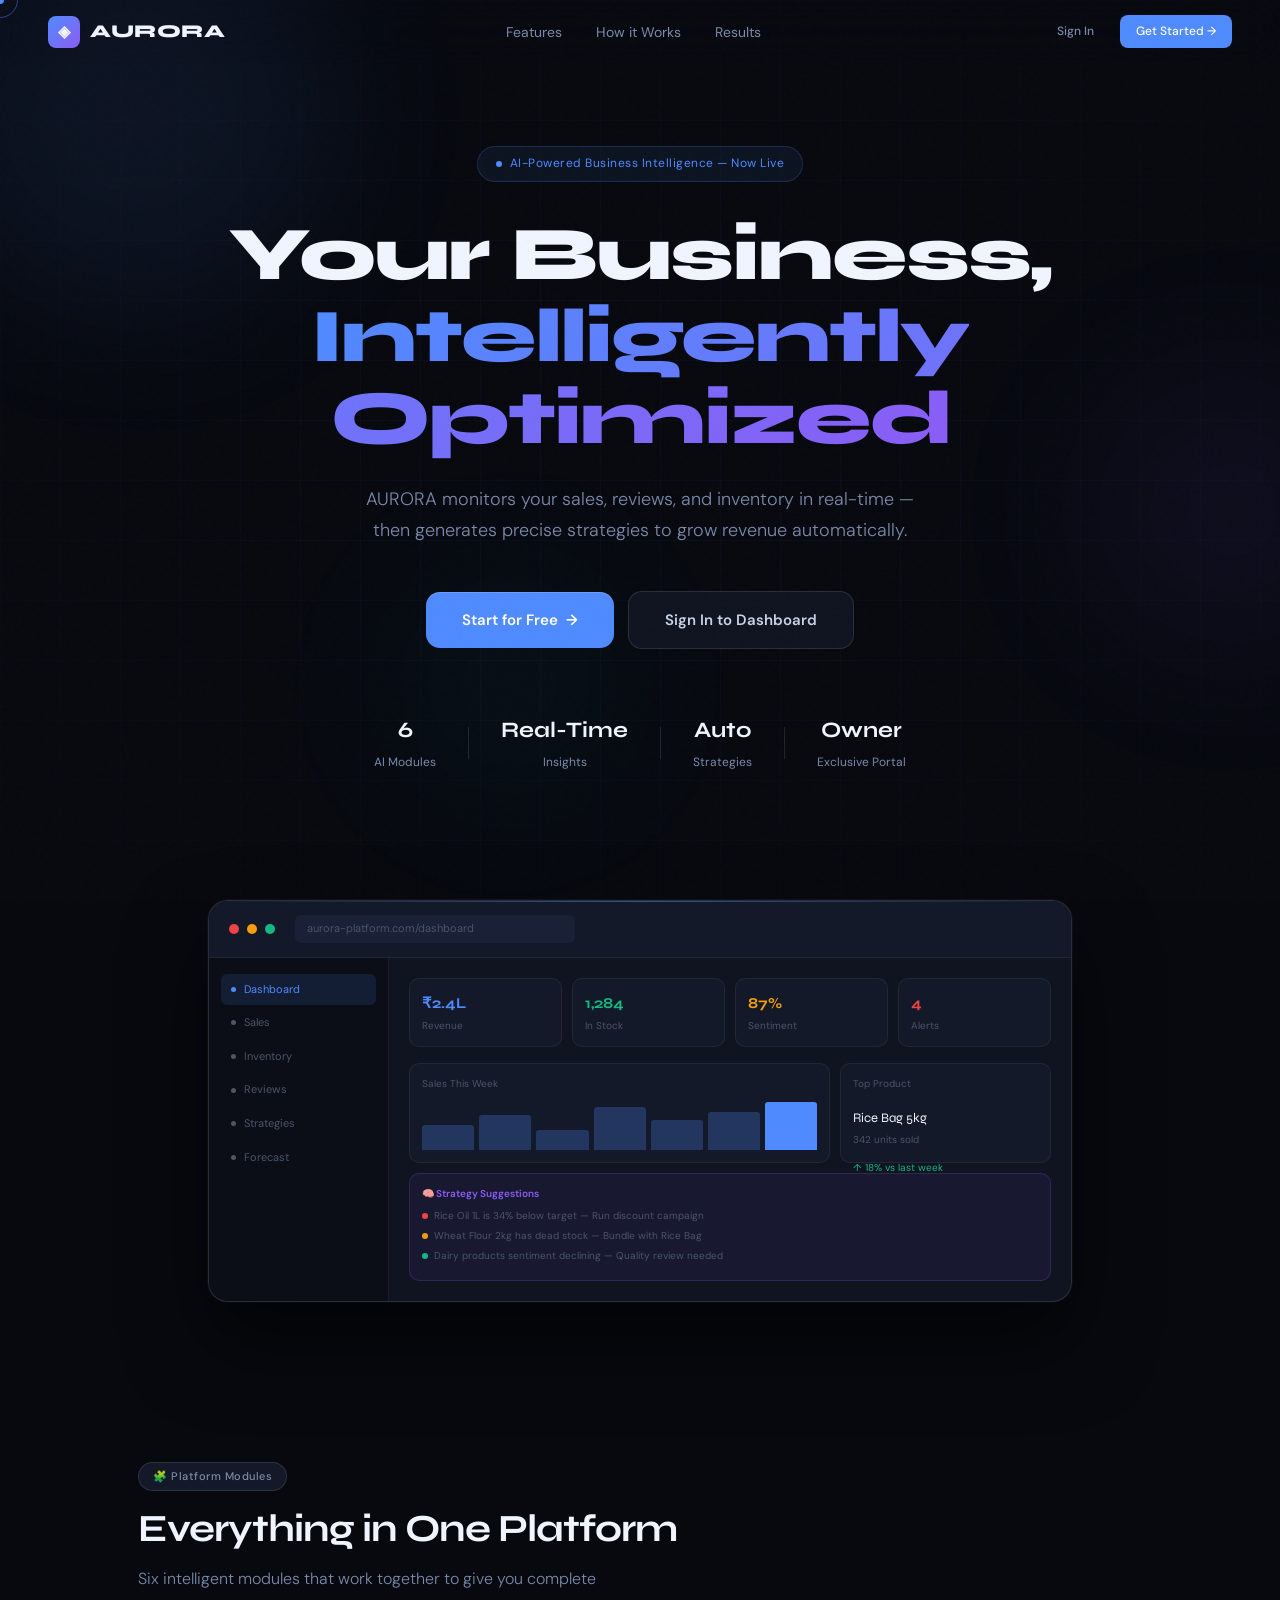
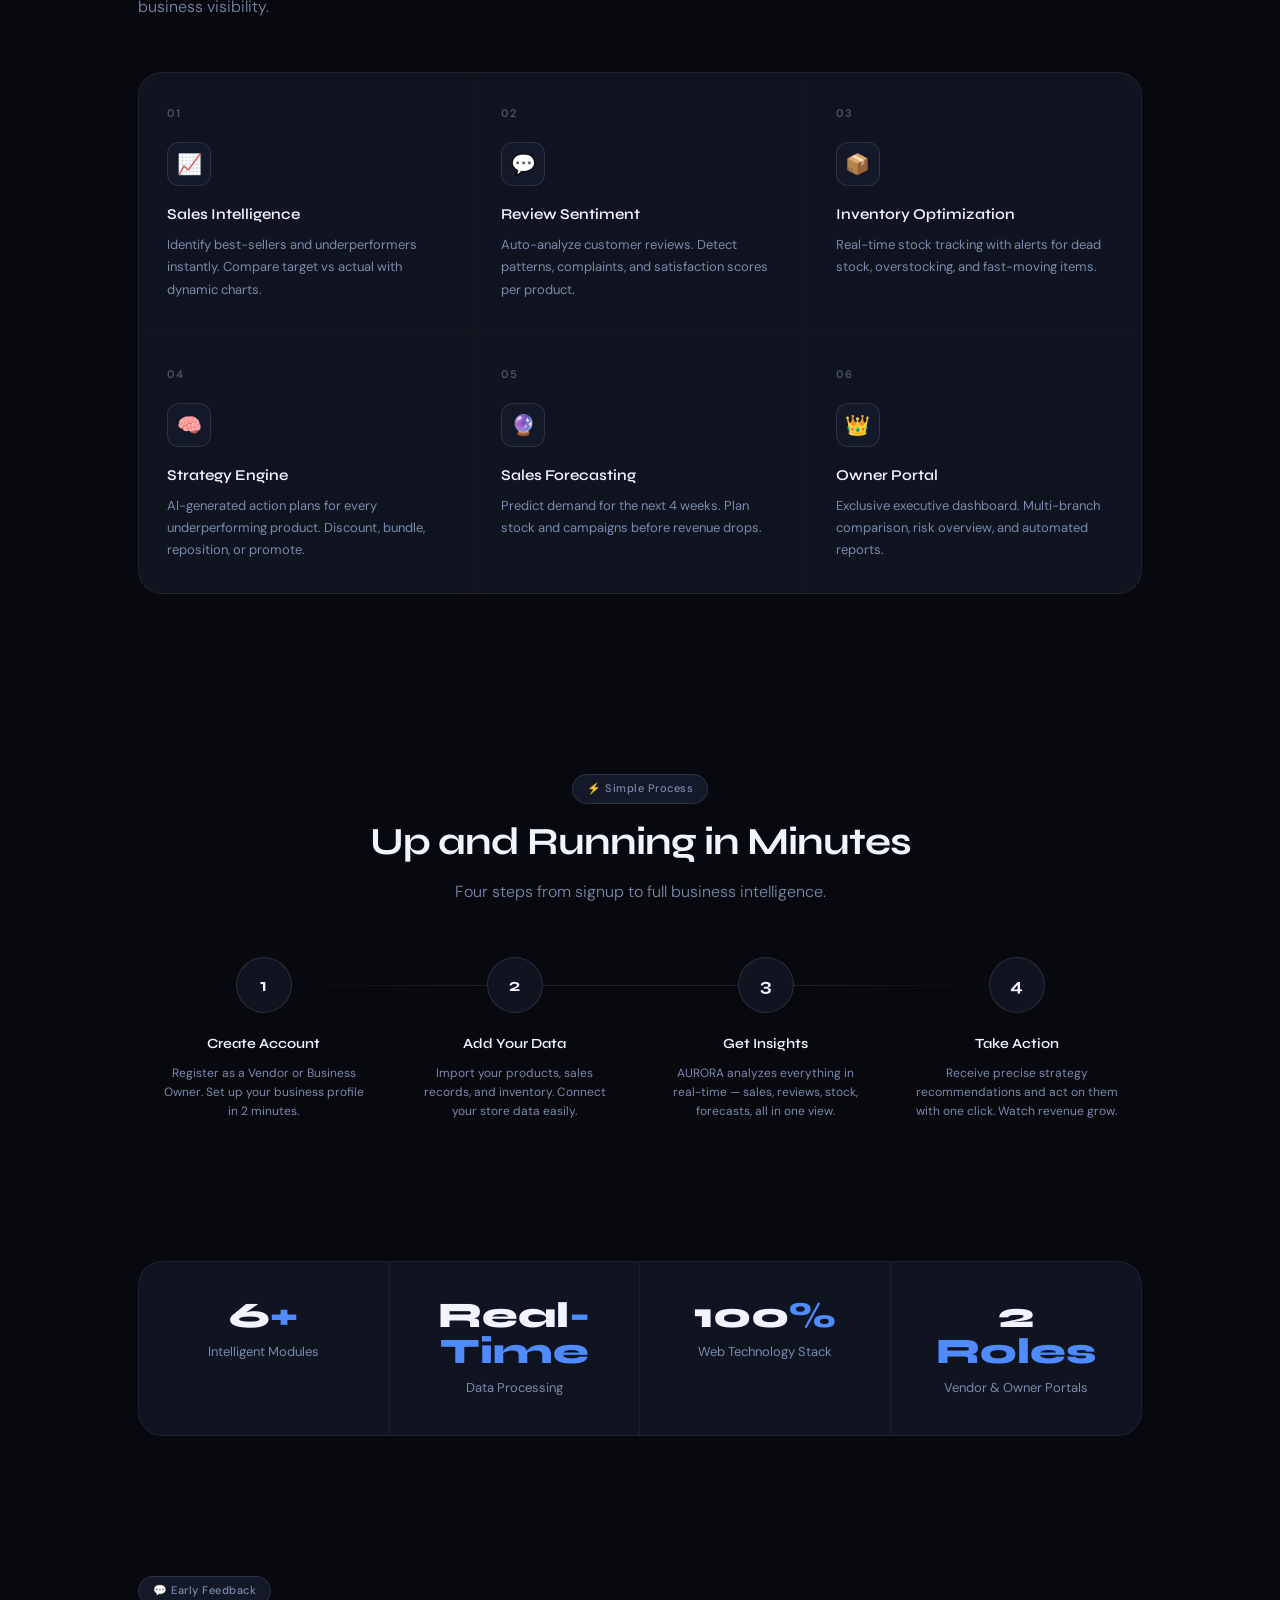
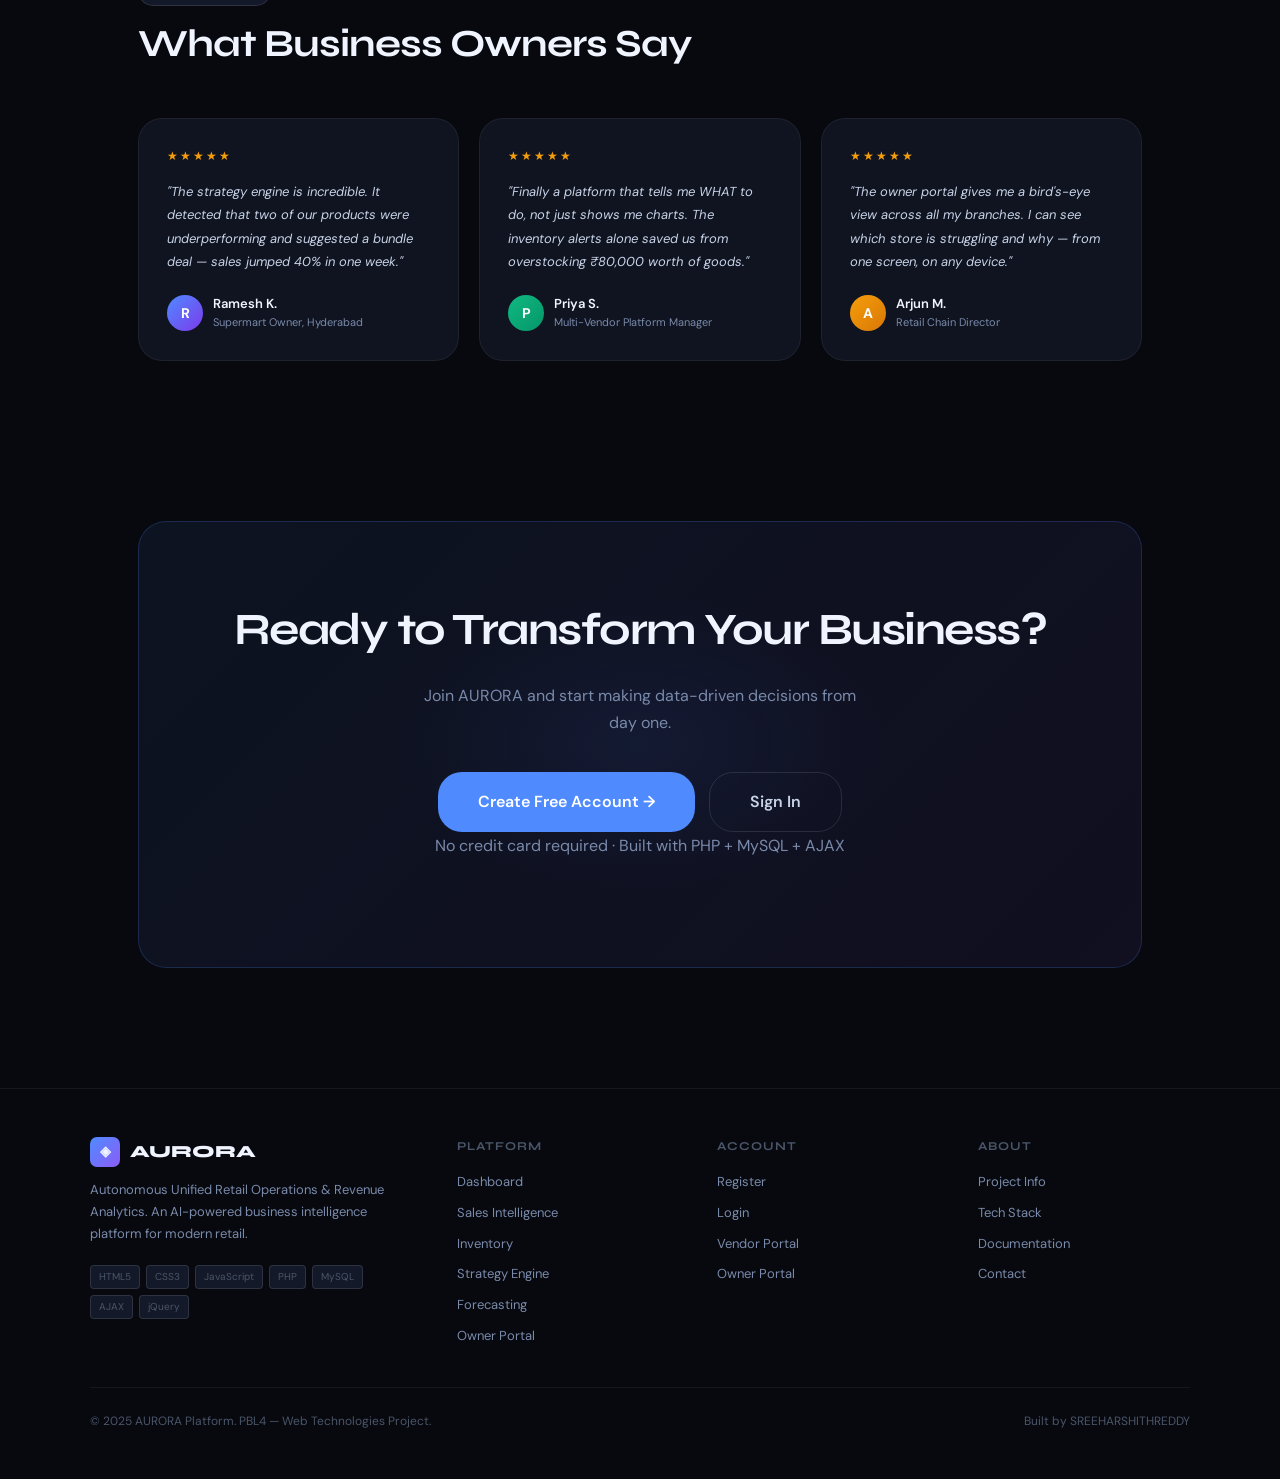
<file: index.html>
<!DOCTYPE html>
<html lang="en">
<head>
  <meta charset="UTF-8"/>
  <meta name="viewport" content="width=device-width, initial-scale=1.0"/>
  <title>AURORA — AI Business Intelligence Platform</title>
  <link rel="stylesheet" href="css/style.css"/>
  <style>
    /* ---- LANDING PAGE SPECIFIC ---- */
    body { cursor: none; }

    /* Custom Cursor */
    #cursor { position:fixed; width:8px; height:8px; background:var(--blue); border-radius:50%; pointer-events:none; z-index:9999; transform:translate(-50%,-50%); transition:width .2s,height .2s,background .2s; }
    #cursor-ring { position:fixed; width:36px; height:36px; border:1px solid rgba(79,139,255,0.45); border-radius:50%; pointer-events:none; z-index:9998; transform:translate(-50%,-50%); transition:width .3s,height .3s,border-color .3s; }
    #cursor.hover { width:14px; height:14px; background:var(--violet); }
    #cursor-ring.hover { width:52px; height:52px; border-color:rgba(139,92,246,0.5); }

    /* Noise */
    .noise { position:fixed; inset:0; pointer-events:none; z-index:999; opacity:0.4;
      background-image:url("data:image/svg+xml,%3Csvg viewBox='0 0 300 300' xmlns='http://www.w3.org/2000/svg'%3E%3Cfilter id='n'%3E%3CfeTurbulence type='fractalNoise' baseFrequency='0.8' numOctaves='4' stitchTiles='stitch'/%3E%3C/filter%3E%3Crect width='100%25' height='100%25' filter='url(%23n)' opacity='0.04'/%3E%3C/svg%3E");
    }

    /* Grid BG */
    .grid-bg {
      position: fixed; inset: 0; z-index: 0; pointer-events: none;
      background-image:
        linear-gradient(rgba(79,139,255,0.04) 1px, transparent 1px),
        linear-gradient(90deg, rgba(79,139,255,0.04) 1px, transparent 1px);
      background-size: 60px 60px;
      mask-image: radial-gradient(ellipse 80% 80% at 50% 50%, black 30%, transparent 100%);
    }

    /* Ambient glow orbs */
    .orb {
      position: fixed; border-radius: 50%;
      pointer-events: none; z-index: 0;
      filter: blur(80px); opacity: 0.35;
      animation: float 8s ease-in-out infinite;
    }
    .orb-1 { width:400px; height:400px; background:rgba(79,139,255,0.25); top:-10%; left:-5%; animation-delay:0s; }
    .orb-2 { width:300px; height:300px; background:rgba(139,92,246,0.2); top:40%; right:-8%; animation-delay:-3s; }
    .orb-3 { width:250px; height:250px; background:rgba(34,211,238,0.12); bottom:10%; left:30%; animation-delay:-5s; }

    /* NAVBAR overrides for landing */
    .navbar { background: rgba(7,9,15,0); border-bottom-color: transparent; }
    .navbar.scrolled { background: rgba(7,9,15,0.92); border-bottom-color: var(--border); }

    /* ---- HERO ---- */
    .hero {
      position: relative; z-index: 1;
      min-height: 100vh;
      display: flex;
      align-items: center;
      justify-content: center;
      padding: 100px 48px 80px;
      overflow: hidden;
    }
    .hero-inner {
      max-width: 860px;
      width: 100%;
      text-align: center;
    }

    /* Badge */
    .hero-eyebrow {
      display: inline-flex;
      align-items: center;
      gap: 8px;
      padding: 7px 18px;
      background: rgba(79,139,255,0.08);
      border: 1px solid rgba(79,139,255,0.2);
      border-radius: 40px;
      font-size: 12px;
      color: var(--blue);
      letter-spacing: 0.5px;
      margin-bottom: 32px;
      animation: fadeSlideUp 0.8s ease both;
    }
    .eyebrow-dot {
      width: 6px; height: 6px;
      background: var(--blue);
      border-radius: 50%;
      animation: pulse-ring 1.5s ease-out infinite;
    }

    /* Headline */
    .hero-title {
      font-family: var(--font-head);
      font-size: clamp(40px, 6vw, 76px);
      font-weight: 800;
      line-height: 1.08;
      letter-spacing: -2px;
      color: var(--text);
      margin-bottom: 24px;
      animation: fadeSlideUp 0.8s 0.1s ease both;
    }
    .hero-title .line-2 {
      background: linear-gradient(135deg, var(--blue) 0%, var(--violet) 50%, var(--cyan) 100%);
      background-size: 200% 200%;
      -webkit-background-clip: text;
      -webkit-text-fill-color: transparent;
      background-clip: text;
      animation: fadeSlideUp 0.8s 0.1s ease both, gradient-shift 4s ease infinite;
    }

    /* Subheadline */
    .hero-sub {
      font-size: clamp(15px, 1.8vw, 18px);
      color: var(--muted);
      max-width: 560px;
      margin: 0 auto 44px;
      line-height: 1.75;
      font-weight: 300;
      animation: fadeSlideUp 0.8s 0.2s ease both;
    }

    /* CTA */
    .hero-cta {
      display: flex;
      align-items: center;
      justify-content: center;
      gap: 14px;
      margin-bottom: 64px;
      animation: fadeSlideUp 0.8s 0.3s ease both;
    }
    .btn-hero {
      padding: 16px 36px;
      font-size: 15px;
      font-weight: 600;
      border-radius: 14px;
      position: relative;
    }
    .btn-hero-primary {
      background: var(--blue);
      color: #fff;
      box-shadow: 0 0 0 0 var(--blue-glow), inset 0 1px 0 rgba(255,255,255,0.15);
      transition: all 0.3s;
    }
    .btn-hero-primary:hover {
      transform: translateY(-2px);
      box-shadow: 0 8px 30px var(--blue-glow), inset 0 1px 0 rgba(255,255,255,0.15);
    }
    .btn-hero-secondary {
      background: var(--surface);
      color: var(--text2);
      border: 1px solid var(--border2);
      transition: all 0.3s;
    }
    .btn-hero-secondary:hover {
      border-color: var(--border3);
      color: var(--text);
      transform: translateY(-1px);
    }
    .btn-arrow { transition: transform 0.2s; }
    .btn-hero-primary:hover .btn-arrow { transform: translateX(4px); }

    /* Social proof */
    .hero-proof {
      display: flex;
      align-items: center;
      justify-content: center;
      gap: 32px;
      animation: fadeSlideUp 0.8s 0.4s ease both;
    }
    .proof-stat { text-align: center; }
    .proof-num {
      font-family: var(--font-head);
      font-size: 22px;
      font-weight: 700;
      color: var(--text);
      display: block;
    }
    .proof-label { font-size: 12px; color: var(--muted); }
    .proof-div { width: 1px; height: 32px; background: var(--border2); }

    /* ---- FLOATING DASHBOARD ---- */
    .hero-dashboard-wrap {
      position: relative; z-index: 1;
      max-width: 960px;
      margin: 0 auto;
      padding: 0 48px 100px;
      animation: fadeSlideUp 0.8s 0.5s ease both;
    }
    .dashboard-mock {
      background: var(--surface);
      border: 1px solid var(--border2);
      border-radius: 20px;
      overflow: hidden;
      box-shadow: 0 40px 80px rgba(0,0,0,0.6), 0 0 0 1px rgba(255,255,255,0.04);
      position: relative;
    }
    .dashboard-mock::before {
      content: '';
      position: absolute;
      top: 0; left: 0; right: 0;
      height: 1px;
      background: linear-gradient(90deg, transparent, rgba(79,139,255,0.5), transparent);
    }
    .mock-topbar {
      display: flex;
      align-items: center;
      gap: 8px;
      padding: 14px 20px;
      background: var(--surface2);
      border-bottom: 1px solid var(--border);
    }
    .mock-dot { width: 10px; height: 10px; border-radius: 50%; }
    .mock-dot.r { background: #ef4444; }
    .mock-dot.y { background: #f59e0b; }
    .mock-dot.g { background: #10b981; }
    .mock-url {
      flex: 1; margin-left: 12px;
      background: var(--surface3);
      border-radius: 6px;
      padding: 5px 12px;
      font-size: 11px;
      color: var(--dim);
      max-width: 280px;
    }
    .mock-body {
      display: grid;
      grid-template-columns: 180px 1fr;
    }
    .mock-sidebar {
      background: var(--bg2);
      border-right: 1px solid var(--border);
      padding: 16px 12px;
    }
    .mock-nav-item {
      display: flex;
      align-items: center;
      gap: 8px;
      padding: 7px 10px;
      border-radius: 6px;
      font-size: 11px;
      color: var(--dim);
      margin-bottom: 2px;
    }
    .mock-nav-item.a { background: var(--blue-dim); color: var(--blue); }
    .mock-nav-dot { width: 5px; height: 5px; border-radius: 50%; background: currentColor; }
    .mock-main { padding: 20px; }
    .mock-stats {
      display: grid;
      grid-template-columns: repeat(4, 1fr);
      gap: 10px;
      margin-bottom: 16px;
    }
    .mock-stat {
      background: var(--surface2);
      border: 1px solid var(--border);
      border-radius: 10px;
      padding: 12px;
    }
    .mock-stat-val {
      font-family: var(--font-head);
      font-size: 15px;
      font-weight: 700;
      margin-bottom: 3px;
    }
    .mock-stat-lbl { font-size: 10px; color: var(--dim); }
    .mock-charts {
      display: grid;
      grid-template-columns: 2fr 1fr;
      gap: 10px;
    }
    .mock-chart-box {
      background: var(--surface2);
      border: 1px solid var(--border);
      border-radius: 10px;
      padding: 12px;
      height: 100px;
      display: flex;
      flex-direction: column;
    }
    .mock-chart-title { font-size: 10px; color: var(--dim); margin-bottom: 8px; }
    .mock-bars {
      flex: 1;
      display: flex;
      align-items: flex-end;
      gap: 5px;
    }
    .mock-bar {
      flex: 1;
      background: rgba(79,139,255,0.25);
      border-radius: 3px 3px 0 0;
      transition: height 1s ease;
    }
    .mock-bar.hi { background: var(--blue); }
    .mock-strategy-box {
      background: rgba(139,92,246,0.08);
      border: 1px solid rgba(139,92,246,0.2);
      border-radius: 10px;
      padding: 12px;
      margin-top: 10px;
    }
    .mock-strategy-title { font-size: 10px; color: var(--violet); margin-bottom: 6px; font-weight: 600; }
    .mock-strategy-item {
      display: flex;
      align-items: center;
      gap: 6px;
      font-size: 10px;
      color: var(--dim);
      margin-bottom: 4px;
    }
    .mock-strategy-dot { width: 6px; height: 6px; border-radius: 50%; flex-shrink: 0; }

    /* ---- SECTION SHARED ---- */
    section { position: relative; z-index: 1; }
    .section-wrap { max-width: 1100px; margin: 0 auto; padding: 0 48px; }

    .section-badge {
      display: inline-flex;
      align-items: center;
      gap: 6px;
      padding: 5px 14px;
      border-radius: 20px;
      font-size: 11px;
      font-weight: 500;
      letter-spacing: 0.5px;
      margin-bottom: 16px;
      background: var(--surface2);
      border: 1px solid var(--border2);
      color: var(--muted);
    }
    .section-title {
      font-family: var(--font-head);
      font-size: clamp(28px, 3vw, 42px);
      font-weight: 700;
      letter-spacing: -1px;
      line-height: 1.15;
      color: var(--text);
      margin-bottom: 14px;
    }
    .section-sub {
      font-size: 16px;
      color: var(--muted);
      max-width: 500px;
      line-height: 1.7;
      font-weight: 300;
    }
    .section-header { margin-bottom: 52px; }

    /* ---- FEATURES ---- */
    .features-section { padding: 60px 0 100px; }
    .features-grid {
      display: grid;
      grid-template-columns: repeat(3, 1fr);
      gap: 1px;
      background: var(--border);
      border: 1px solid var(--border);
      border-radius: 24px;
      overflow: hidden;
    }
    .feature-item {
      background: var(--surface);
      padding: 32px 28px;
      transition: background var(--t);
      position: relative;
      overflow: hidden;
    }
    .feature-item::before {
      content: '';
      position: absolute;
      inset: 0;
      background: radial-gradient(circle at 0% 0%, var(--blue-dim) 0%, transparent 60%);
      opacity: 0;
      transition: opacity var(--t);
    }
    .feature-item:hover { background: var(--surface2); }
    .feature-item:hover::before { opacity: 1; }

    .feature-num {
      font-size: 11px;
      font-weight: 600;
      color: var(--dim);
      letter-spacing: 1px;
      margin-bottom: 20px;
    }
    .feature-icon-wrap {
      width: 44px; height: 44px;
      border-radius: var(--r);
      display: flex;
      align-items: center;
      justify-content: center;
      font-size: 20px;
      margin-bottom: 16px;
      border: 1px solid var(--border2);
      background: var(--surface2);
      transition: all var(--t);
    }
    .feature-item:hover .feature-icon-wrap {
      border-color: var(--blue);
      background: var(--blue-dim);
    }
    .feature-name {
      font-family: var(--font-head);
      font-size: 15px;
      font-weight: 600;
      color: var(--text);
      margin-bottom: 8px;
    }
    .feature-desc { font-size: 13px; color: var(--muted); line-height: 1.7; }

    /* ---- HOW IT WORKS ---- */
    .how-section { padding: 80px 0; }
    .steps-grid {
      display: grid;
      grid-template-columns: repeat(4, 1fr);
      gap: 0;
      position: relative;
    }
    .steps-grid::before {
      content: '';
      position: absolute;
      top: 28px; left: 12.5%; right: 12.5%;
      height: 1px;
      background: linear-gradient(90deg, transparent, var(--border2), var(--border2), transparent);
      z-index: 0;
    }
    .step-item {
      padding: 0 24px;
      text-align: center;
      position: relative; z-index: 1;
    }
    .step-num {
      width: 56px; height: 56px;
      border-radius: 50%;
      background: var(--surface);
      border: 1px solid var(--border2);
      display: flex;
      align-items: center;
      justify-content: center;
      font-family: var(--font-head);
      font-size: 18px;
      font-weight: 700;
      color: var(--text);
      margin: 0 auto 20px;
      transition: all var(--t);
    }
    .step-item:hover .step-num {
      background: var(--blue-dim);
      border-color: var(--blue);
      color: var(--blue);
      box-shadow: 0 0 20px var(--blue-dim);
    }
    .step-name { font-family: var(--font-head); font-size: 14px; font-weight: 600; color: var(--text); margin-bottom: 8px; }
    .step-desc { font-size: 12px; color: var(--muted); line-height: 1.6; }

    /* ---- METRICS STRIP ---- */
    .metrics-section { padding: 60px 0; }
    .metrics-strip {
      background: var(--surface);
      border: 1px solid var(--border);
      border-radius: 24px;
      display: grid;
      grid-template-columns: repeat(4, 1fr);
    }
    .metric-item {
      padding: 36px 32px;
      border-right: 1px solid var(--border);
      text-align: center;
    }
    .metric-item:last-child { border-right: none; }
    .metric-val {
      font-family: var(--font-head);
      font-size: 36px;
      font-weight: 800;
      color: var(--text);
      line-height: 1;
      margin-bottom: 8px;
    }
    .metric-val span { color: var(--blue); }
    .metric-label { font-size: 13px; color: var(--muted); }

    /* ---- TESTIMONIALS ---- */
    .testimonials-section { padding: 80px 0; }
    .testimonials-grid {
      display: grid;
      grid-template-columns: repeat(3, 1fr);
      gap: 20px;
    }
    .testimonial-card {
      background: var(--surface);
      border: 1px solid var(--border);
      border-radius: var(--r-xl);
      padding: 28px;
      transition: all var(--t);
    }
    .testimonial-card:hover {
      border-color: var(--border2);
      transform: translateY(-3px);
      box-shadow: var(--shadow);
    }
    .testimonial-stars { color: var(--amber); font-size: 12px; margin-bottom: 14px; letter-spacing: 2px; }
    .testimonial-text { font-size: 13px; color: var(--text2); line-height: 1.8; margin-bottom: 20px; font-style: italic; }
    .testimonial-author { display: flex; align-items: center; gap: 10px; }
    .author-avatar {
      width: 36px; height: 36px;
      border-radius: 50%;
      display: flex; align-items: center; justify-content: center;
      font-size: 14px; font-weight: 700; color: #fff;
      flex-shrink: 0;
    }
    .author-name { font-size: 13px; font-weight: 600; color: var(--text); }
    .author-role { font-size: 11px; color: var(--muted); }

    /* ---- CTA BANNER ---- */
    .cta-section { padding: 80px 0 120px; }
    .cta-box {
      background: linear-gradient(135deg, rgba(79,139,255,0.08) 0%, rgba(139,92,246,0.08) 100%);
      border: 1px solid rgba(79,139,255,0.2);
      border-radius: 28px;
      padding: 72px 48px;
      text-align: center;
      position: relative;
      overflow: hidden;
    }
    .cta-box::before {
      content: '';
      position: absolute;
      top: 50%; left: 50%;
      transform: translate(-50%, -50%);
      width: 500px; height: 300px;
      background: radial-gradient(ellipse, rgba(79,139,255,0.08) 0%, transparent 70%);
      pointer-events: none;
    }
    .cta-box h2 {
      font-family: var(--font-head);
      font-size: clamp(28px, 3.5vw, 46px);
      font-weight: 700;
      letter-spacing: -1.5px;
      margin-bottom: 16px;
      position: relative; z-index: 1;
    }
    .cta-box p {
      font-size: 16px;
      color: var(--muted);
      max-width: 440px;
      margin: 0 auto 36px;
      line-height: 1.7;
      position: relative; z-index: 1;
    }
    .cta-actions { display: flex; gap: 14px; justify-content: center; position: relative; z-index: 1; }
    .cta-note { font-size: 12px; color: var(--dim); margin-top: 16px; position: relative; z-index: 1; }

    /* ---- FOOTER ---- */
    .footer {
      border-top: 1px solid var(--border);
      padding: 48px;
      position: relative; z-index: 1;
    }
    .footer-inner {
      max-width: 1100px;
      margin: 0 auto;
      display: grid;
      grid-template-columns: 1.5fr 1fr 1fr 1fr;
      gap: 48px;
    }
    .footer-brand { display: flex; align-items: center; gap: 10px; font-family: var(--font-head); font-size: 17px; font-weight: 800; margin-bottom: 12px; }
    .footer-brand-icon { width: 30px; height: 30px; background: linear-gradient(135deg, var(--blue), var(--violet)); border-radius: 7px; display: flex; align-items: center; justify-content: center; font-size: 14px; }
    .footer-about { font-size: 13px; color: var(--muted); line-height: 1.7; margin-bottom: 20px; }
    .footer-stack { display: flex; flex-wrap: wrap; gap: 6px; }
    .stack-chip { font-size: 10px; padding: 3px 8px; border-radius: 4px; background: var(--surface2); border: 1px solid var(--border2); color: var(--dim); }
    .footer-col-title { font-family: var(--font-head); font-size: 12px; font-weight: 700; text-transform: uppercase; letter-spacing: 1px; color: var(--dim); margin-bottom: 16px; }
    .footer-links { display: flex; flex-direction: column; gap: 10px; }
    .footer-links a { font-size: 13px; color: var(--muted); transition: color var(--t-fast); }
    .footer-links a:hover { color: var(--text); }
    .footer-bottom {
      max-width: 1100px;
      margin: 40px auto 0;
      padding-top: 24px;
      border-top: 1px solid var(--border);
      display: flex;
      justify-content: space-between;
      align-items: center;
      font-size: 12px;
      color: var(--dim);
    }

    /* ---- ANIMATIONS ---- */
    @keyframes fadeSlideUp {
      from { opacity: 0; transform: translateY(20px); }
      to   { opacity: 1; transform: translateY(0); }
    }

    /* ---- RESPONSIVE ---- */
    @media (max-width: 900px) {
      .hero { padding: 90px 24px 60px; }
      .hero-cta { flex-direction: column; }
      .hero-proof { flex-wrap: wrap; }
      .hero-dashboard-wrap { padding: 0 24px 60px; }
      .section-wrap { padding: 0 24px; }
      .features-grid { grid-template-columns: 1fr 1fr; }
      .steps-grid { grid-template-columns: 1fr 1fr; gap: 32px; }
      .steps-grid::before { display: none; }
      .metrics-strip { grid-template-columns: 1fr 1fr; }
      .metric-item:nth-child(2) { border-right: none; }
      .testimonials-grid { grid-template-columns: 1fr; }
      .footer-inner { grid-template-columns: 1fr 1fr; }
      .footer { padding: 48px 24px; }
    }
    @media (max-width: 600px) {
      .features-grid { grid-template-columns: 1fr; }
      .metrics-strip { grid-template-columns: 1fr; }
      .metric-item { border-right: none; border-bottom: 1px solid var(--border); }
      .mock-body { grid-template-columns: 1fr; }
      .mock-sidebar { display: none; }
      .mock-stats { grid-template-columns: 1fr 1fr; }
      .mock-charts { grid-template-columns: 1fr; }
      .footer-inner { grid-template-columns: 1fr; }
    }
  </style>
</head>
<body>

<!-- Cursor -->
<div id="cursor"></div>
<div id="cursor-ring"></div>

<!-- Noise + BG -->
<div class="noise"></div>
<div class="grid-bg"></div>
<div class="orb orb-1"></div>
<div class="orb orb-2"></div>
<div class="orb orb-3"></div>

<!-- ==================== NAVBAR ==================== -->
<nav class="navbar" id="navbar">
  <a href="index.html" class="nav-brand">
    <div class="nav-brand-icon">◈</div>
    AURORA
  </a>
  <ul class="nav-links">
    <li><a href="#features">Features</a></li>
    <li><a href="#how">How it Works</a></li>
    <li><a href="#metrics">Results</a></li>
  </ul>
  <div class="nav-actions">
    <a href="login.html" class="btn btn-ghost btn-sm">Sign In</a>
    <a href="register.html" class="btn btn-primary btn-sm">Get Started →</a>
  </div>
</nav>

<!-- ==================== HERO ==================== -->
<section class="hero">
  <div class="hero-inner">
    <div class="hero-eyebrow">
      <div class="eyebrow-dot"></div>
      AI-Powered Business Intelligence — Now Live
    </div>

    <h1 class="hero-title">
      Your Business,<br/>
      <span class="line-2">Intelligently Optimized</span>
    </h1>

    <p class="hero-sub">
      AURORA monitors your sales, reviews, and inventory in real-time —
      then generates precise strategies to grow revenue automatically.
    </p>

    <div class="hero-cta">
      <a href="register.html" class="btn btn-hero btn-hero-primary">
        Start for Free
        <span class="btn-arrow">→</span>
      </a>
      <a href="login.html" class="btn btn-hero btn-hero-secondary">
        Sign In to Dashboard
      </a>
    </div>

    <div class="hero-proof">
      <div class="proof-stat">
        <span class="proof-num">6</span>
        <span class="proof-label">AI Modules</span>
      </div>
      <div class="proof-div"></div>
      <div class="proof-stat">
        <span class="proof-num">Real-Time</span>
        <span class="proof-label">Insights</span>
      </div>
      <div class="proof-div"></div>
      <div class="proof-stat">
        <span class="proof-num">Auto</span>
        <span class="proof-label">Strategies</span>
      </div>
      <div class="proof-div"></div>
      <div class="proof-stat">
        <span class="proof-num">Owner</span>
        <span class="proof-label">Exclusive Portal</span>
      </div>
    </div>
  </div>
</section>

<!-- DASHBOARD PREVIEW -->
<div class="hero-dashboard-wrap">
  <div class="dashboard-mock">
    <div class="mock-topbar">
      <div class="mock-dot r"></div>
      <div class="mock-dot y"></div>
      <div class="mock-dot g"></div>
      <div class="mock-url">aurora-platform.com/dashboard</div>
    </div>
    <div class="mock-body">
      <div class="mock-sidebar">
        <div class="mock-nav-item a"><div class="mock-nav-dot"></div> Dashboard</div>
        <div class="mock-nav-item"><div class="mock-nav-dot"></div> Sales</div>
        <div class="mock-nav-item"><div class="mock-nav-dot"></div> Inventory</div>
        <div class="mock-nav-item"><div class="mock-nav-dot"></div> Reviews</div>
        <div class="mock-nav-item"><div class="mock-nav-dot"></div> Strategies</div>
        <div class="mock-nav-item"><div class="mock-nav-dot"></div> Forecast</div>
      </div>
      <div class="mock-main">
        <div class="mock-stats">
          <div class="mock-stat">
            <div class="mock-stat-val" style="color:var(--blue)">₹2.4L</div>
            <div class="mock-stat-lbl">Revenue</div>
          </div>
          <div class="mock-stat">
            <div class="mock-stat-val" style="color:var(--green)">1,284</div>
            <div class="mock-stat-lbl">In Stock</div>
          </div>
          <div class="mock-stat">
            <div class="mock-stat-val" style="color:var(--amber)">87%</div>
            <div class="mock-stat-lbl">Sentiment</div>
          </div>
          <div class="mock-stat">
            <div class="mock-stat-val" style="color:var(--red)">4</div>
            <div class="mock-stat-lbl">Alerts</div>
          </div>
        </div>
        <div class="mock-charts">
          <div class="mock-chart-box">
            <div class="mock-chart-title">Sales This Week</div>
            <div class="mock-bars">
              <div class="mock-bar" style="height:50%"></div>
              <div class="mock-bar" style="height:70%"></div>
              <div class="mock-bar" style="height:40%"></div>
              <div class="mock-bar" style="height:85%"></div>
              <div class="mock-bar" style="height:60%"></div>
              <div class="mock-bar" style="height:75%"></div>
              <div class="mock-bar hi" style="height:95%"></div>
            </div>
          </div>
          <div class="mock-chart-box">
            <div class="mock-chart-title">Top Product</div>
            <div style="font-family:var(--font-head);font-size:13px;color:var(--text);margin-top:8px">Rice Bag 5kg</div>
            <div style="font-size:10px;color:var(--dim);margin-top:4px">342 units sold</div>
            <div style="margin-top:8px;height:4px;background:var(--surface3);border-radius:4px;overflow:hidden"><div style="width:82%;height:100%;background:var(--blue);border-radius:4px"></div></div>
            <div style="font-size:10px;color:var(--green);margin-top:4px">↑ 18% vs last week</div>
          </div>
        </div>
        <div class="mock-strategy-box">
          <div class="mock-strategy-title">🧠 Strategy Suggestions</div>
          <div class="mock-strategy-item"><div class="mock-strategy-dot" style="background:var(--red)"></div>Rice Oil 1L is 34% below target — Run discount campaign</div>
          <div class="mock-strategy-item"><div class="mock-strategy-dot" style="background:var(--amber)"></div>Wheat Flour 2kg has dead stock — Bundle with Rice Bag</div>
          <div class="mock-strategy-item"><div class="mock-strategy-dot" style="background:var(--green)"></div>Dairy products sentiment declining — Quality review needed</div>
        </div>
      </div>
    </div>
  </div>
</div>

<!-- ==================== FEATURES ==================== -->
<section class="features-section" id="features">
  <div class="section-wrap">
    <div class="section-header reveal">
      <div class="section-badge">🧩 Platform Modules</div>
      <h2 class="section-title">Everything in One Platform</h2>
      <p class="section-sub">Six intelligent modules that work together to give you complete business visibility.</p>
    </div>
    <div class="features-grid">
      <div class="feature-item reveal reveal-delay-1">
        <div class="feature-num">01</div>
        <div class="feature-icon-wrap">📈</div>
        <div class="feature-name">Sales Intelligence</div>
        <p class="feature-desc">Identify best-sellers and underperformers instantly. Compare target vs actual with dynamic charts.</p>
      </div>
      <div class="feature-item reveal reveal-delay-2">
        <div class="feature-num">02</div>
        <div class="feature-icon-wrap">💬</div>
        <div class="feature-name">Review Sentiment</div>
        <p class="feature-desc">Auto-analyze customer reviews. Detect patterns, complaints, and satisfaction scores per product.</p>
      </div>
      <div class="feature-item reveal reveal-delay-3">
        <div class="feature-num">03</div>
        <div class="feature-icon-wrap">📦</div>
        <div class="feature-name">Inventory Optimization</div>
        <p class="feature-desc">Real-time stock tracking with alerts for dead stock, overstocking, and fast-moving items.</p>
      </div>
      <div class="feature-item reveal reveal-delay-1">
        <div class="feature-num">04</div>
        <div class="feature-icon-wrap">🧠</div>
        <div class="feature-name">Strategy Engine</div>
        <p class="feature-desc">AI-generated action plans for every underperforming product. Discount, bundle, reposition, or promote.</p>
      </div>
      <div class="feature-item reveal reveal-delay-2">
        <div class="feature-num">05</div>
        <div class="feature-icon-wrap">🔮</div>
        <div class="feature-name">Sales Forecasting</div>
        <p class="feature-desc">Predict demand for the next 4 weeks. Plan stock and campaigns before revenue drops.</p>
      </div>
      <div class="feature-item reveal reveal-delay-3">
        <div class="feature-num">06</div>
        <div class="feature-icon-wrap">👑</div>
        <div class="feature-name">Owner Portal</div>
        <p class="feature-desc">Exclusive executive dashboard. Multi-branch comparison, risk overview, and automated reports.</p>
      </div>
    </div>
  </div>
</section>

<!-- ==================== HOW IT WORKS ==================== -->
<section class="how-section" id="how">
  <div class="section-wrap">
    <div class="section-header text-center reveal">
      <div class="section-badge">⚡ Simple Process</div>
      <h2 class="section-title">Up and Running in Minutes</h2>
      <p class="section-sub" style="margin:0 auto">Four steps from signup to full business intelligence.</p>
    </div>
    <div class="steps-grid">
      <div class="step-item reveal reveal-delay-1">
        <div class="step-num">1</div>
        <div class="step-name">Create Account</div>
        <p class="step-desc">Register as a Vendor or Business Owner. Set up your business profile in 2 minutes.</p>
      </div>
      <div class="step-item reveal reveal-delay-2">
        <div class="step-num">2</div>
        <div class="step-name">Add Your Data</div>
        <p class="step-desc">Import your products, sales records, and inventory. Connect your store data easily.</p>
      </div>
      <div class="step-item reveal reveal-delay-3">
        <div class="step-num">3</div>
        <div class="step-name">Get Insights</div>
        <p class="step-desc">AURORA analyzes everything in real-time — sales, reviews, stock, forecasts, all in one view.</p>
      </div>
      <div class="step-item reveal reveal-delay-4">
        <div class="step-num">4</div>
        <div class="step-name">Take Action</div>
        <p class="step-desc">Receive precise strategy recommendations and act on them with one click. Watch revenue grow.</p>
      </div>
    </div>
  </div>
</section>

<!-- ==================== METRICS ==================== -->
<section class="metrics-section" id="metrics">
  <div class="section-wrap">
    <div class="metrics-strip reveal">
      <div class="metric-item">
        <div class="metric-val">6<span>+</span></div>
        <div class="metric-label">Intelligent Modules</div>
      </div>
      <div class="metric-item">
        <div class="metric-val">Real<span>-Time</span></div>
        <div class="metric-label">Data Processing</div>
      </div>
      <div class="metric-item">
        <div class="metric-val">100<span>%</span></div>
        <div class="metric-label">Web Technology Stack</div>
      </div>
      <div class="metric-item">
        <div class="metric-val">2<span> Roles</span></div>
        <div class="metric-label">Vendor & Owner Portals</div>
      </div>
    </div>
  </div>
</section>

<!-- ==================== TESTIMONIALS ==================== -->
<section class="testimonials-section">
  <div class="section-wrap">
    <div class="section-header reveal">
      <div class="section-badge">💬 Early Feedback</div>
      <h2 class="section-title">What Business Owners Say</h2>
    </div>
    <div class="testimonials-grid">
      <div class="testimonial-card reveal reveal-delay-1">
        <div class="testimonial-stars">★★★★★</div>
        <p class="testimonial-text">"The strategy engine is incredible. It detected that two of our products were underperforming and suggested a bundle deal — sales jumped 40% in one week."</p>
        <div class="testimonial-author">
          <div class="author-avatar" style="background:linear-gradient(135deg,#4f8bff,#7c3aed)">R</div>
          <div>
            <div class="author-name">Ramesh K.</div>
            <div class="author-role">Supermart Owner, Hyderabad</div>
          </div>
        </div>
      </div>
      <div class="testimonial-card reveal reveal-delay-2">
        <div class="testimonial-stars">★★★★★</div>
        <p class="testimonial-text">"Finally a platform that tells me WHAT to do, not just shows me charts. The inventory alerts alone saved us from overstocking ₹80,000 worth of goods."</p>
        <div class="testimonial-author">
          <div class="author-avatar" style="background:linear-gradient(135deg,#10b981,#059669)">P</div>
          <div>
            <div class="author-name">Priya S.</div>
            <div class="author-role">Multi-Vendor Platform Manager</div>
          </div>
        </div>
      </div>
      <div class="testimonial-card reveal reveal-delay-3">
        <div class="testimonial-stars">★★★★★</div>
        <p class="testimonial-text">"The owner portal gives me a bird's-eye view across all my branches. I can see which store is struggling and why — from one screen, on any device."</p>
        <div class="testimonial-author">
          <div class="author-avatar" style="background:linear-gradient(135deg,#f59e0b,#d97706)">A</div>
          <div>
            <div class="author-name">Arjun M.</div>
            <div class="author-role">Retail Chain Director</div>
          </div>
        </div>
      </div>
    </div>
  </div>
</section>

<!-- ==================== CTA ==================== -->
<section class="cta-section">
  <div class="section-wrap">
    <div class="cta-box reveal">
      <h2>Ready to Transform Your Business?</h2>
      <p>Join AURORA and start making data-driven decisions from day one.</p>
      <div class="cta-actions">
        <a href="register.html" class="btn btn-primary btn-xl">Create Free Account →</a>
        <a href="login.html" class="btn btn-outline btn-xl">Sign In</a>
      </div>
      <p class="cta-note">No credit card required · Built with PHP + MySQL + AJAX</p>
    </div>
  </div>
</section>

<!-- ==================== FOOTER ==================== -->
<footer class="footer">
  <div class="footer-inner">
    <div>
      <div class="footer-brand">
        <div class="footer-brand-icon">◈</div>
        AURORA
      </div>
      <p class="footer-about">Autonomous Unified Retail Operations & Revenue Analytics. An AI-powered business intelligence platform for modern retail.</p>
      <div class="footer-stack">
        <span class="stack-chip">HTML5</span>
        <span class="stack-chip">CSS3</span>
        <span class="stack-chip">JavaScript</span>
        <span class="stack-chip">PHP</span>
        <span class="stack-chip">MySQL</span>
        <span class="stack-chip">AJAX</span>
        <span class="stack-chip">jQuery</span>
      </div>
    </div>
    <div>
      <div class="footer-col-title">Platform</div>
      <div class="footer-links">
        <a href="dashboard.html">Dashboard</a>
        <a href="#">Sales Intelligence</a>
        <a href="#">Inventory</a>
        <a href="#">Strategy Engine</a>
        <a href="#">Forecasting</a>
        <a href="owner-portal.html">Owner Portal</a>
      </div>
    </div>
    <div>
      <div class="footer-col-title">Account</div>
      <div class="footer-links">
        <a href="register.html">Register</a>
        <a href="login.html">Login</a>
        <a href="#">Vendor Portal</a>
        <a href="owner-portal.html">Owner Portal</a>
      </div>
    </div>
    <div>
      <div class="footer-col-title">About</div>
      <div class="footer-links">
        <a href="#">Project Info</a>
        <a href="#">Tech Stack</a>
        <a href="#">Documentation</a>
        <a href="#">Contact</a>
      </div>
    </div>
  </div>
  <div class="footer-bottom">
    <div>© 2025 AURORA Platform. PBL4 — Web Technologies Project.</div>
    <div>Built by SREEHARSHITHREDDY</div>
  </div>
</footer>

<script>
  // Custom Cursor
  const cursor = document.getElementById('cursor');
  const ring = document.getElementById('cursor-ring');
  let rx = 0, ry = 0;
  document.addEventListener('mousemove', e => {
    cursor.style.left = e.clientX + 'px';
    cursor.style.top  = e.clientY + 'px';
    rx += (e.clientX - rx) * 0.12;
    ry += (e.clientY - ry) * 0.12;
    ring.style.left = rx + 'px';
    ring.style.top  = ry + 'px';
  });
  // Smooth ring lag
  function animateRing() {
    ring.style.left = rx + 'px';
    ring.style.top  = ry + 'px';
    requestAnimationFrame(animateRing);
  }
  animateRing();
  document.querySelectorAll('a, button').forEach(el => {
    el.addEventListener('mouseenter', () => { cursor.classList.add('hover'); ring.classList.add('hover'); });
    el.addEventListener('mouseleave', () => { cursor.classList.remove('hover'); ring.classList.remove('hover'); });
  });

  // Navbar scroll
  const navbar = document.getElementById('navbar');
  window.addEventListener('scroll', () => {
    navbar.classList.toggle('scrolled', window.scrollY > 40);
  });

  // Scroll reveal
  const observer = new IntersectionObserver((entries) => {
    entries.forEach(e => {
      if (e.isIntersecting) { e.target.classList.add('visible'); }
    });
  }, { threshold: 0.12 });
  document.querySelectorAll('.reveal').forEach(el => observer.observe(el));

  // Animate mock bars on scroll
  const barsObserver = new IntersectionObserver((entries) => {
    entries.forEach(e => {
      if (e.isIntersecting) {
        e.target.querySelectorAll('.mock-bar').forEach((bar, i) => {
          const h = bar.style.height;
          bar.style.height = '0%';
          setTimeout(() => { bar.style.transition = 'height 0.6s ease'; bar.style.height = h; }, i * 60);
        });
      }
    });
  }, { threshold: 0.3 });
  document.querySelectorAll('.mock-charts').forEach(el => barsObserver.observe(el));
</script>
</body>
</html>
</file>
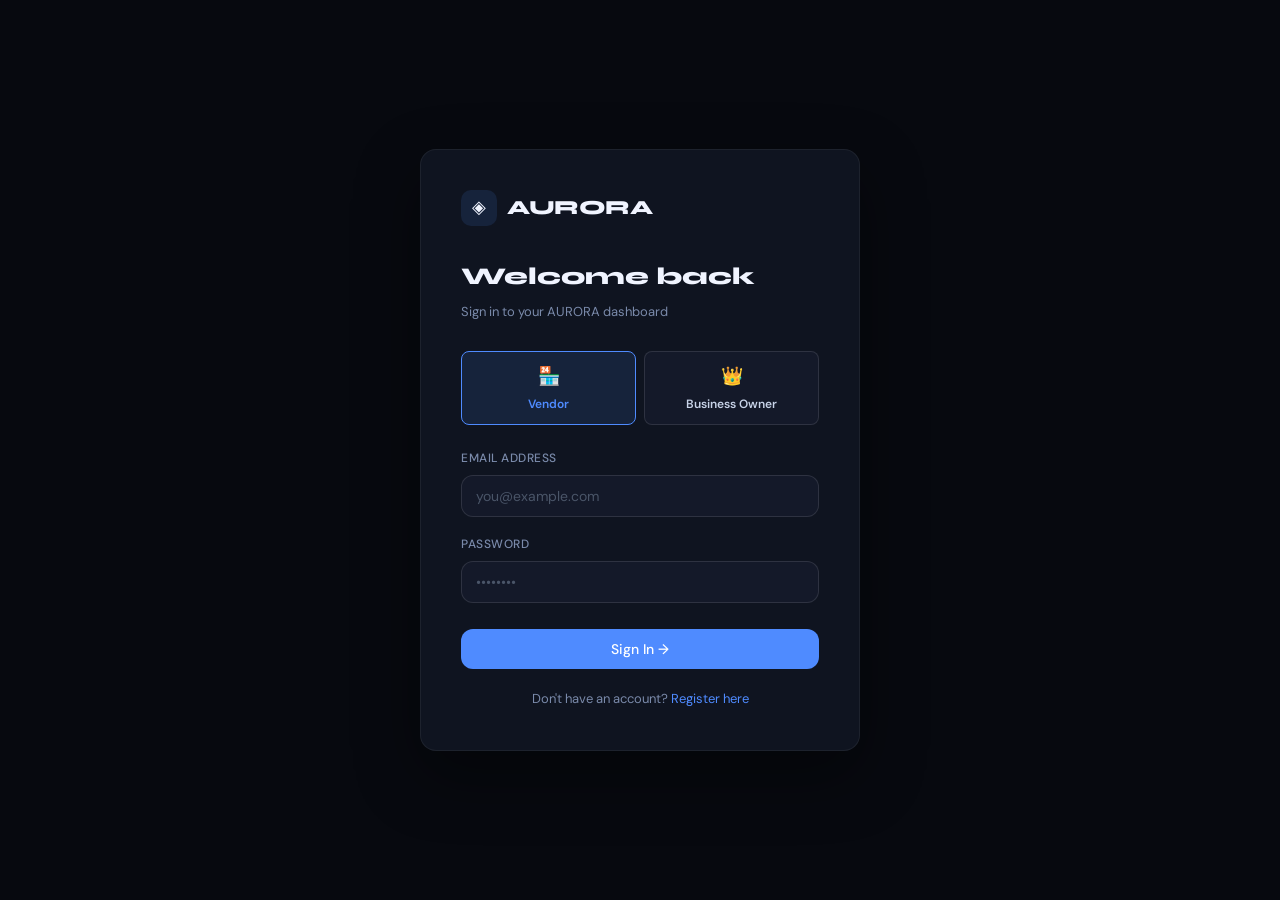
<file: login.html>
<!DOCTYPE html>
<html lang="en">
<head>
  <meta charset="UTF-8"/>
  <meta name="viewport" content="width=device-width, initial-scale=1.0"/>
  <title>Sign In — AURORA</title>
  <link rel="stylesheet" href="css/style.css"/>
  <style>
    .auth-wrap{min-height:100vh;display:flex;align-items:center;justify-content:center;padding:24px}
    .auth-card{background:var(--surface);border:1px solid var(--border);border-radius:var(--r-lg);padding:40px;width:100%;max-width:440px;box-shadow:0 24px 64px rgba(0,0,0,0.4)}
    .auth-logo{display:flex;align-items:center;gap:10px;margin-bottom:32px}
    .auth-logo-icon{width:36px;height:36px;background:var(--blue-dim);border-radius:10px;display:flex;align-items:center;justify-content:center;font-size:18px}
    .auth-logo-text{font-family:var(--font-head);font-size:20px;font-weight:800;letter-spacing:-0.5px}
    .auth-title{font-family:var(--font-head);font-size:24px;font-weight:800;margin-bottom:6px}
    .auth-sub{font-size:13px;color:var(--muted);margin-bottom:28px}
    .role-tabs{display:grid;grid-template-columns:1fr 1fr;gap:8px;margin-bottom:24px}
    .role-tab{padding:10px;border-radius:var(--r-sm);border:1px solid var(--border2);background:var(--surface2);cursor:pointer;text-align:center;transition:all var(--t-fast)}
    .role-tab:hover{border-color:var(--blue)}
    .role-tab.active{background:var(--blue-dim);border-color:var(--blue)}
    .role-tab-icon{font-size:18px;margin-bottom:4px}
    .role-tab-label{font-size:12px;font-weight:600;color:var(--text2)}
    .role-tab.active .role-tab-label{color:var(--blue)}
    .error-msg{background:rgba(239,68,68,0.1);border:1px solid rgba(239,68,68,0.3);border-radius:var(--r-sm);padding:10px 14px;font-size:13px;color:var(--red);margin-bottom:16px;display:none}
    .field-error{font-size:11px;color:var(--red);margin-top:4px;display:none}
    .form-control.invalid{border-color:var(--red)!important}
    .success-msg{background:rgba(16,185,129,0.1);border:1px solid rgba(16,185,129,0.3);border-radius:var(--r-sm);padding:10px 14px;font-size:13px;color:var(--green);margin-bottom:16px;display:none}
  </style>
</head>
<body>
<div class="auth-wrap">
  <div class="auth-card">
    <div class="auth-logo">
      <div class="auth-logo-icon">◈</div>
      <div class="auth-logo-text">AURORA</div>
    </div>
    <div class="auth-title">Welcome back</div>
    <div class="auth-sub">Sign in to your AURORA dashboard</div>

    <!-- ROLE TABS -->
    <div class="role-tabs">
      <div class="role-tab active" onclick="setRole('vendor',this)">
        <div class="role-tab-icon">🏪</div>
        <div class="role-tab-label">Vendor</div>
      </div>
      <div class="role-tab" onclick="setRole('owner',this)">
        <div class="role-tab-icon">👑</div>
        <div class="role-tab-label">Business Owner</div>
      </div>
    </div>

    <!-- ERROR / SUCCESS -->
    <div class="error-msg" id="errorMsg"></div>
    <div class="success-msg" id="successMsg">Signing in...</div>

    <!-- FORM -->
    <form id="loginForm" novalidate>
      <input type="hidden" name="role" id="roleInput" value="vendor"/>
      <div class="form-group">
        <label class="form-label">Email Address</label>
        <input type="email" class="form-control" id="email" name="email" placeholder="you@example.com" autocomplete="email"/>
        <div class="field-error" id="emailError">Please enter a valid email address.</div>
      </div>
      <div class="form-group">
        <label class="form-label">Password</label>
        <input type="password" class="form-control" id="password" name="password" placeholder="••••••••" autocomplete="current-password"/>
        <div class="field-error" id="passwordError">Password must be at least 6 characters.</div>
      </div>
      <button type="submit" class="btn btn-primary" style="width:100%;margin-top:8px" id="submitBtn">Sign In →</button>
    </form>

    <div style="text-align:center;margin-top:20px;font-size:13px;color:var(--muted)">
      Don't have an account? <a href="register.html" style="color:var(--blue)">Register here</a>
    </div>
  </div>
</div>

<script>
let selectedRole = 'vendor';

function setRole(role, el) {
  selectedRole = role;
  document.getElementById('roleInput').value = role;
  document.querySelectorAll('.role-tab').forEach(t => t.classList.remove('active'));
  el.classList.add('active');
}

// Show errors from PHP redirect
const params = new URLSearchParams(window.location.search);
if (params.get('error') === 'invalid') {
  showError('Invalid email or password. Please try again.');
} else if (params.get('error') === 'empty') {
  showError('Please fill in all fields.');
}

function showError(msg) {
  const el = document.getElementById('errorMsg');
  el.textContent = msg;
  el.style.display = 'block';
}

function clearErrors() {
  document.getElementById('errorMsg').style.display = 'none';
  ['email','password'].forEach(id => {
    document.getElementById(id).classList.remove('invalid');
    document.getElementById(id+'Error').style.display = 'none';
  });
}

document.getElementById('loginForm').addEventListener('submit', function(e) {
  e.preventDefault();
  clearErrors();

  const email    = document.getElementById('email').value.trim();
  const password = document.getElementById('password').value;
  let valid = true;

  // Email validation
  const emailRegex = /^[^\s@]+@[^\s@]+\.[^\s@]+$/;
  if (!email || !emailRegex.test(email)) {
    document.getElementById('email').classList.add('invalid');
    document.getElementById('emailError').style.display = 'block';
    valid = false;
  }

  // Password validation
  if (!password || password.length < 6) {
    document.getElementById('password').classList.add('invalid');
    document.getElementById('passwordError').style.display = 'block';
    valid = false;
  }

  if (!valid) return;

  // Show loading state
  const btn = document.getElementById('submitBtn');
  btn.textContent = 'Signing in...';
  btn.disabled = true;
  document.getElementById('successMsg').style.display = 'block';

  // Submit to PHP
  this.action = 'php/login.php';
  this.method = 'POST';
  this.removeEventListener('submit', arguments.callee);
  this.submit();
});
</script>
</body>
</html>
</file>
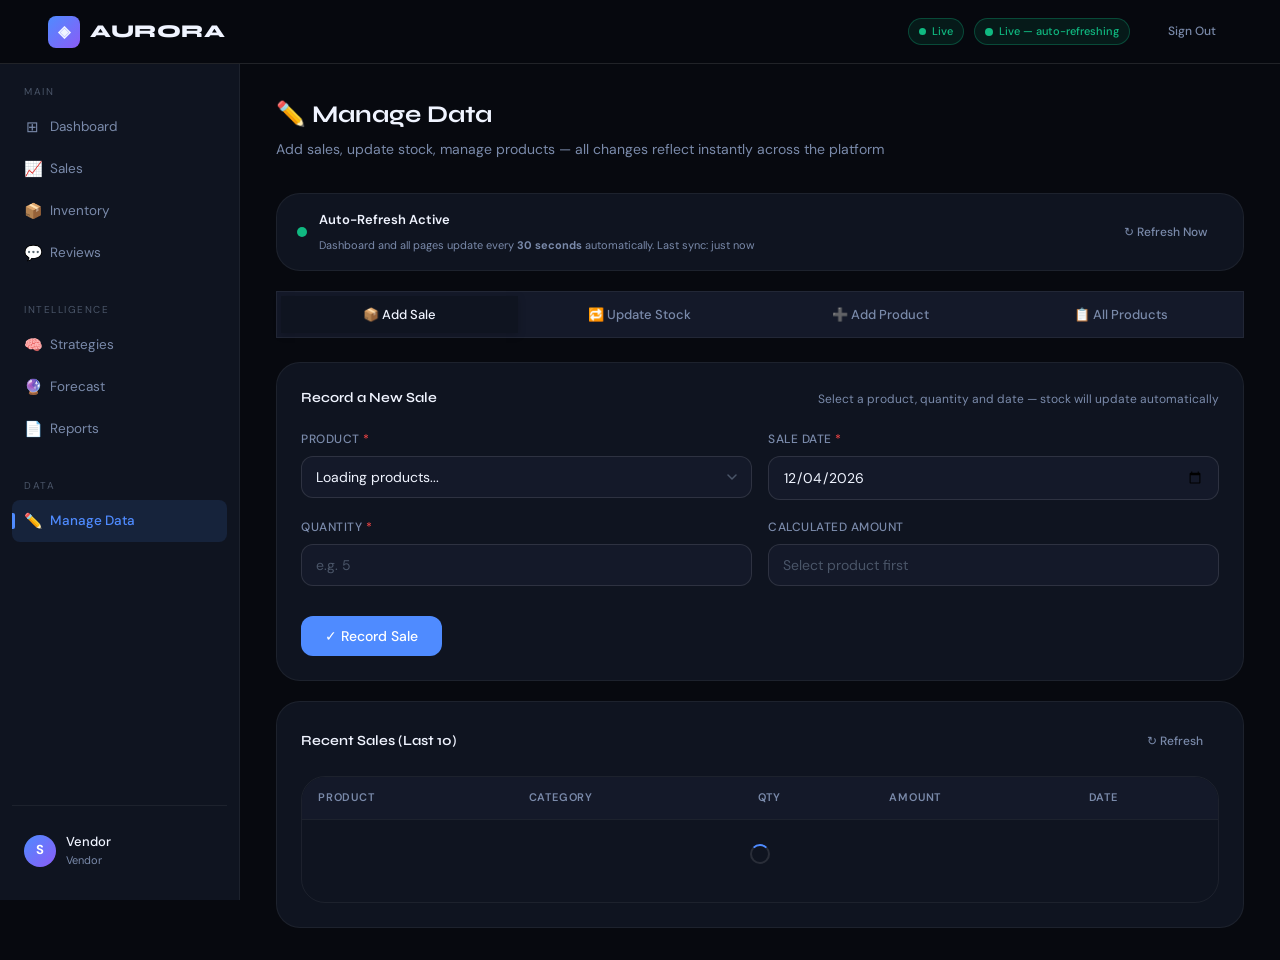
<file: manage.html>
<!DOCTYPE html>
<html lang="en">
<head>
  <meta charset="UTF-8"/>
  <meta name="viewport" content="width=device-width, initial-scale=1.0"/>
  <title>Manage Data — AURORA</title>
  <link rel="stylesheet" href="css/style.css"/>
  <style>
    .tab-nav{display:flex;gap:4px;margin-bottom:24px;background:var(--surface2);border:1px solid var(--border);border-radius:var(--r-md);padding:4px}
    .tab-btn{flex:1;padding:10px 16px;border-radius:calc(var(--r-md) - 2px);border:none;background:transparent;color:var(--muted);font-size:13px;font-weight:500;cursor:pointer;transition:all var(--t-fast);font-family:var(--font-body)}
    .tab-btn:hover{color:var(--text)}
    .tab-btn.active{background:var(--surface);color:var(--text);box-shadow:0 2px 8px rgba(0,0,0,0.2)}
    .tab-panel{display:none}.tab-panel.active{display:block}
    .form-grid{display:grid;grid-template-columns:1fr 1fr;gap:16px}
    .form-grid-3{display:grid;grid-template-columns:1fr 1fr 1fr;gap:16px}
    .toast{position:fixed;bottom:24px;right:24px;background:var(--surface);border:1px solid var(--border);border-radius:var(--r-md);padding:14px 20px;font-size:13px;box-shadow:0 8px 32px rgba(0,0,0,0.4);z-index:9999;transform:translateY(80px);opacity:0;transition:all 0.3s ease;max-width:340px}
    .toast.show{transform:translateY(0);opacity:1}
    .toast.success{border-color:var(--green);background:rgba(16,185,129,0.1)}
    .toast.error{border-color:var(--red);background:rgba(239,68,68,0.1)}
    .products-table-wrap{max-height:400px;overflow-y:auto}
    .auto-badge{display:inline-flex;align-items:center;gap:6px;padding:4px 10px;border-radius:20px;background:rgba(16,185,129,0.1);border:1px solid rgba(16,185,129,0.3);font-size:11px;color:var(--green);font-weight:500}
    .pulse{width:8px;height:8px;border-radius:50%;background:var(--green);animation:pulse 2s infinite}
    @keyframes pulse{0%,100%{opacity:1}50%{opacity:0.3}}
    .refresh-info{font-size:11px;color:var(--muted);margin-top:6px}
    @media(max-width:700px){.form-grid,.form-grid-3{grid-template-columns:1fr}}
  </style>
</head>
<body>
<nav class="navbar scrolled">
  <a href="index.html" class="nav-brand"><div class="nav-brand-icon">◈</div>AURORA</a>
  <div class="nav-actions">
    <div class="auto-badge"><div class="pulse"></div>Live — auto-refreshing</div>
    <a href="php/logout.php" class="btn btn-ghost btn-sm" style="margin-left:12px">Sign Out</a>
  </div>
</nav>

<div class="layout">
  <aside class="sidebar">
    <div class="sidebar-section">
      <div class="sidebar-label">Main</div>
      <a href="dashboard.html" class="sidebar-item"><span class="sidebar-icon">⊞</span> Dashboard</a>
      <a href="sales.html" class="sidebar-item"><span class="sidebar-icon">📈</span> Sales</a>
      <a href="inventory.html" class="sidebar-item"><span class="sidebar-icon">📦</span> Inventory</a>
      <a href="reviews.html" class="sidebar-item"><span class="sidebar-icon">💬</span> Reviews</a>
    </div>
    <div class="sidebar-section">
      <div class="sidebar-label">Intelligence</div>
      <a href="strategies.html" class="sidebar-item"><span class="sidebar-icon">🧠</span> Strategies</a>
      <a href="forecast.html" class="sidebar-item"><span class="sidebar-icon">🔮</span> Forecast</a>
      <a href="reports.html" class="sidebar-item"><span class="sidebar-icon">📄</span> Reports</a>
    </div>
    <div class="sidebar-section">
      <div class="sidebar-label">Data</div>
      <a href="manage.html" class="sidebar-item active"><span class="sidebar-icon">✏️</span> Manage Data</a>
    </div>
    <div class="sidebar-footer">
      <div class="sidebar-user">
        <div class="user-avatar">S</div>
        <div class="user-info">
          <div class="user-name" id="sidebarName">Vendor</div>
          <div class="user-role">Vendor</div>
        </div>
      </div>
    </div>
  </aside>

  <main class="main-content">
    <div class="page-header">
      <div>
        <div class="page-title">✏️ Manage Data</div>
        <div class="page-subtitle">Add sales, update stock, manage products — all changes reflect instantly across the platform</div>
      </div>
    </div>

    <!-- AUTO REFRESH STATUS -->
    <div class="card" style="margin-bottom:20px;padding:16px 20px">
      <div style="display:flex;align-items:center;justify-content:space-between;flex-wrap:wrap;gap:12px">
        <div style="display:flex;align-items:center;gap:12px">
          <div class="pulse" style="width:10px;height:10px"></div>
          <div>
            <div style="font-size:13px;font-weight:600;color:var(--text)">Auto-Refresh Active</div>
            <div class="refresh-info">Dashboard and all pages update every <strong>30 seconds</strong> automatically. Last sync: <span id="lastSync">just now</span></div>
          </div>
        </div>
        <button class="btn btn-ghost btn-sm" onclick="manualRefresh()">↻ Refresh Now</button>
      </div>
    </div>

    <!-- TABS -->
    <div class="tab-nav">
      <button class="tab-btn active" onclick="switchTab('sales',this)">📦 Add Sale</button>
      <button class="tab-btn" onclick="switchTab('stock',this)">🔁 Update Stock</button>
      <button class="tab-btn" onclick="switchTab('product',this)">➕ Add Product</button>
      <button class="tab-btn" onclick="switchTab('products',this)">📋 All Products</button>
    </div>

    <!-- TAB: ADD SALE -->
    <div class="tab-panel active" id="tab-sales">
      <div class="card">
        <div class="card-header">
          <div class="card-title">Record a New Sale</div>
          <div class="card-subtitle">Select a product, quantity and date — stock will update automatically</div>
        </div>
        <form id="saleForm" style="margin-top:20px">
          <div class="form-grid">
            <div class="form-group">
              <label class="form-label">Product <span style="color:var(--red)">*</span></label>
              <select class="form-control" id="saleProduct" name="product_id" required>
                <option value="">Loading products...</option>
              </select>
            </div>
            <div class="form-group">
              <label class="form-label">Sale Date <span style="color:var(--red)">*</span></label>
              <input type="date" class="form-control" id="saleDate" name="sale_date" required/>
            </div>
          </div>
          <div class="form-grid">
            <div class="form-group">
              <label class="form-label">Quantity <span style="color:var(--red)">*</span></label>
              <input type="number" class="form-control" id="saleQty" name="quantity" min="1" placeholder="e.g. 5" required oninput="calcAmount()"/>
            </div>
            <div class="form-group">
              <label class="form-label">Calculated Amount</label>
              <input type="text" class="form-control" id="calcAmountField" readonly placeholder="Select product first" style="background:var(--surface2);cursor:default"/>
            </div>
          </div>
          <div id="saleMsg" style="margin-bottom:12px"></div>
          <button type="submit" class="btn btn-primary">✓ Record Sale</button>
        </form>
      </div>

      <!-- Recent sales log -->
      <div class="card" style="margin-top:20px">
        <div class="card-header">
          <div class="card-title">Recent Sales (Last 10)</div>
          <button class="btn btn-ghost btn-sm" onclick="loadRecentSales()">↻ Refresh</button>
        </div>
        <div class="table-wrap" style="margin-top:12px">
          <table class="data-table">
            <thead><tr><th>Product</th><th>Category</th><th>Qty</th><th>Amount</th><th>Date</th></tr></thead>
            <tbody id="recentSalesBody"><tr><td colspan="5" style="text-align:center;padding:24px"><div class="spinner" style="margin:0 auto 8px"></div></td></tr></tbody>
          </table>
        </div>
      </div>
    </div>

    <!-- TAB: UPDATE STOCK -->
    <div class="tab-panel" id="tab-stock">
      <div class="card">
        <div class="card-header">
          <div class="card-title">Update Inventory Stock</div>
          <div class="card-subtitle">Set, add or subtract stock for any product</div>
        </div>
        <form id="stockForm" style="margin-top:20px">
          <div class="form-grid">
            <div class="form-group">
              <label class="form-label">Product <span style="color:var(--red)">*</span></label>
              <select class="form-control" id="stockProduct" name="product_id" required onchange="fillCurrentStock()">
                <option value="">Loading products...</option>
              </select>
            </div>
            <div class="form-group">
              <label class="form-label">Current Stock</label>
              <input type="text" class="form-control" id="currentStockField" readonly placeholder="Select product first" style="background:var(--surface2);cursor:default"/>
            </div>
          </div>
          <div class="form-grid">
            <div class="form-group">
              <label class="form-label">Action <span style="color:var(--red)">*</span></label>
              <select class="form-control" name="action" id="stockAction">
                <option value="set">Set to exact value</option>
                <option value="add">Add to current stock</option>
                <option value="subtract">Subtract from stock</option>
              </select>
            </div>
            <div class="form-group">
              <label class="form-label">Quantity <span style="color:var(--red)">*</span></label>
              <input type="number" class="form-control" name="stock_qty" min="0" placeholder="e.g. 50" required/>
            </div>
          </div>
          <div class="form-group" style="max-width:300px">
            <label class="form-label">Minimum Stock Threshold</label>
            <input type="number" class="form-control" name="min_stock" min="0" placeholder="e.g. 10"/>
          </div>
          <div id="stockMsg" style="margin-bottom:12px"></div>
          <button type="submit" class="btn btn-primary">✓ Update Stock</button>
        </form>
      </div>

      <!-- Stock overview table -->
      <div class="card" style="margin-top:20px">
        <div class="card-header">
          <div class="card-title">Current Stock Levels</div>
          <button class="btn btn-ghost btn-sm" onclick="loadStockTable()">↻ Refresh</button>
        </div>
        <div class="table-wrap products-table-wrap" style="margin-top:12px">
          <table class="data-table">
            <thead><tr><th>Product</th><th>Category</th><th>Stock</th><th>Min Stock</th><th>Status</th></tr></thead>
            <tbody id="stockTableBody"><tr><td colspan="5" style="text-align:center;padding:24px"><div class="spinner" style="margin:0 auto 8px"></div></td></tr></tbody>
          </table>
        </div>
      </div>
    </div>

    <!-- TAB: ADD PRODUCT -->
    <div class="tab-panel" id="tab-product">
      <div class="card">
        <div class="card-header">
          <div class="card-title">Add New Product</div>
          <div class="card-subtitle">New product will appear in all dashboards immediately</div>
        </div>
        <form id="productForm" style="margin-top:20px">
          <div class="form-grid">
            <div class="form-group">
              <label class="form-label">Product Name <span style="color:var(--red)">*</span></label>
              <input type="text" class="form-control" name="name" placeholder="e.g. Basmati Rice 5kg" required/>
            </div>
            <div class="form-group">
              <label class="form-label">Category <span style="color:var(--red)">*</span></label>
              <select class="form-control" name="category" required id="categorySelect">
                <option value="">Select category</option>
                <option>Grains & Pulses</option>
                <option>Dairy</option>
                <option>Beverages</option>
                <option>Snacks</option>
                <option>Personal Care</option>
                <option>Household</option>
                <option>Fruits & Vegetables</option>
                <option>Frozen Foods</option>
                <option>Condiments</option>
                <option>Other</option>
              </select>
            </div>
          </div>
          <div class="form-grid-3">
            <div class="form-group">
              <label class="form-label">Price (₹) <span style="color:var(--red)">*</span></label>
              <input type="number" class="form-control" name="price" min="0.01" step="0.01" placeholder="e.g. 299.00" required/>
            </div>
            <div class="form-group">
              <label class="form-label">Monthly Sales Target</label>
              <input type="number" class="form-control" name="target_sales" min="1" placeholder="e.g. 100" value="100"/>
            </div>
            <div class="form-group">
              <label class="form-label">Initial Stock Qty</label>
              <input type="number" class="form-control" name="stock_qty" min="0" placeholder="e.g. 50" value="0"/>
            </div>
          </div>
          <div class="form-group" style="max-width:300px">
            <label class="form-label">Minimum Stock Threshold (for alerts)</label>
            <input type="number" class="form-control" name="min_stock" min="0" placeholder="e.g. 10" value="10"/>
          </div>
          <div id="productMsg" style="margin-bottom:12px"></div>
          <button type="submit" class="btn btn-primary">✓ Add Product</button>
        </form>
      </div>
    </div>

    <!-- TAB: ALL PRODUCTS -->
    <div class="tab-panel" id="tab-products">
      <div class="card card-flush">
        <div class="card-header" style="padding:20px 20px 0">
          <div class="card-title">All Your Products</div>
          <button class="btn btn-ghost btn-sm" onclick="loadAllProducts()">↻ Refresh</button>
        </div>
        <div class="table-wrap products-table-wrap" style="margin-top:12px">
          <table class="data-table">
            <thead><tr><th>Product</th><th>Category</th><th>Price</th><th>Target</th><th>Stock</th><th>Min Stock</th><th>Status</th></tr></thead>
            <tbody id="allProductsBody"><tr><td colspan="7" style="text-align:center;padding:24px"><div class="spinner" style="margin:0 auto 8px"></div></td></tr></tbody>
          </table>
        </div>
      </div>
    </div>

  </main>
</div>

<!-- TOAST -->
<div class="toast" id="toast"></div>

<script src="js/main.js"></script>
<script>
// ── Global product list ───────────────────────────────────────
let products = [];
let autoRefreshTimer = null;
let lastSyncTime = new Date();

// ── Init ─────────────────────────────────────────────────────
document.addEventListener('DOMContentLoaded', () => {
  document.getElementById('saleDate').value = new Date().toISOString().split('T')[0];
  loadProducts();
  loadRecentSales();
  loadStockTable();
  startAutoRefresh();

  // Load user name
  fetch('php/get_dashboard_stats.php', { credentials:'same-origin' })
    .then(r => r.json()).then(d => {
      if (d.user_name) document.getElementById('sidebarName').textContent = d.user_name.split(' ')[0];
    });
});

// ── Auto-refresh every 30 seconds ────────────────────────────
function startAutoRefresh() {
  autoRefreshTimer = setInterval(() => {
    loadProducts(true);
    loadRecentSales(true);
    loadStockTable(true);
    lastSyncTime = new Date();
    document.getElementById('lastSync').textContent = 'just now';
  }, 30000);

  // Update "last sync" text every minute
  setInterval(() => {
    const diff = Math.floor((new Date() - lastSyncTime) / 1000);
    if (diff < 60) document.getElementById('lastSync').textContent = diff + 's ago';
    else document.getElementById('lastSync').textContent = Math.floor(diff/60) + 'm ago';
  }, 5000);
}

function manualRefresh() {
  loadProducts(true);
  loadRecentSales(true);
  loadStockTable(true);
  lastSyncTime = new Date();
  document.getElementById('lastSync').textContent = 'just now';
  showToast('Data refreshed!', 'success');
}

// ── Tab switching ─────────────────────────────────────────────
function switchTab(name, btn) {
  document.querySelectorAll('.tab-panel').forEach(p => p.classList.remove('active'));
  document.querySelectorAll('.tab-btn').forEach(b => b.classList.remove('active'));
  document.getElementById('tab-'+name).classList.add('active');
  btn.classList.add('active');
  if (name === 'products') loadAllProducts();
}

// ── Load products into dropdowns ──────────────────────────────
function loadProducts(silent = false) {
  fetch('php/get_products.php', { credentials:'same-origin' })
    .then(r => r.json()).then(data => {
      if (data.status !== 'success') return;
      products = data.products;
      populateDropdown('saleProduct', products);
      populateDropdown('stockProduct', products);
    });
}

function populateDropdown(selectId, prods) {
  const sel = document.getElementById(selectId);
  const currentVal = sel.value;
  sel.innerHTML = '<option value="">— Select product —</option>' +
    prods.map(p => `<option value="${p.id}" data-price="${p.price}" data-stock="${p.stock_qty}" data-min="${p.min_stock}">${p.name} (${p.category}) — ₹${p.price}</option>`).join('');
  if (currentVal) sel.value = currentVal;
}

// ── Calculate amount on sale form ─────────────────────────────
function calcAmount() {
  const sel = document.getElementById('saleProduct');
  const qty = parseFloat(document.getElementById('saleQty').value) || 0;
  const price = parseFloat(sel.options[sel.selectedIndex]?.dataset?.price) || 0;
  document.getElementById('calcAmountField').value = qty && price ? '₹' + (qty * price).toLocaleString('en-IN') : '';
}
document.getElementById('saleProduct').addEventListener('change', calcAmount);

// ── Fill current stock on stock form ─────────────────────────
function fillCurrentStock() {
  const sel = document.getElementById('stockProduct');
  const opt = sel.options[sel.selectedIndex];
  if (opt && opt.dataset.stock !== undefined) {
    document.getElementById('currentStockField').value = opt.dataset.stock + ' units';
  }
}

// ── FORM: Add Sale ────────────────────────────────────────────
document.getElementById('saleForm').addEventListener('submit', function(e) {
  e.preventDefault();
  const fd = new FormData(this);
  fetch('php/add_sale.php', { method:'POST', body:fd, credentials:'same-origin' })
    .then(r => r.json()).then(data => {
      if (data.status === 'success') {
        showToast('✅ ' + data.message, 'success');
        this.reset();
        document.getElementById('saleDate').value = new Date().toISOString().split('T')[0];
        document.getElementById('calcAmountField').value = '';
        loadRecentSales();
        loadProducts(true);
        loadStockTable(true);
      } else {
        showToast('❌ ' + data.message, 'error');
      }
    });
});

// ── FORM: Update Stock ────────────────────────────────────────
document.getElementById('stockForm').addEventListener('submit', function(e) {
  e.preventDefault();
  const fd = new FormData(this);
  fetch('php/update_stock.php', { method:'POST', body:fd, credentials:'same-origin' })
    .then(r => r.json()).then(data => {
      if (data.status === 'success') {
        showToast('✅ ' + data.message + ' → New stock: ' + data.new_stock_qty, 'success');
        this.reset();
        loadStockTable();
        loadProducts(true);
      } else {
        showToast('❌ ' + data.message, 'error');
      }
    });
});

// ── FORM: Add Product ─────────────────────────────────────────
document.getElementById('productForm').addEventListener('submit', function(e) {
  e.preventDefault();
  const fd = new FormData(this);
  fetch('php/add_product.php', { method:'POST', body:fd, credentials:'same-origin' })
    .then(r => r.json()).then(data => {
      if (data.status === 'success') {
        showToast('✅ ' + data.message, 'success');
        this.reset();
        loadProducts(true);
        loadAllProducts();
        loadStockTable(true);
      } else {
        showToast('❌ ' + data.message, 'error');
      }
    });
});

// ── Load recent sales table ───────────────────────────────────
function loadRecentSales(silent = false) {
  fetch('php/get_sales.php?period=week', { credentials:'same-origin' })
    .then(r => r.json()).then(data => {
      if (data.status !== 'success') return;
      const tbody = document.getElementById('recentSalesBody');
      const items = data.recent_sales || [];
      if (!items.length) {
        tbody.innerHTML = '<tr><td colspan="5" style="text-align:center;padding:24px;color:var(--muted)">No recent sales.</td></tr>';
        return;
      }
      tbody.innerHTML = items.slice(0,10).map(s => `
        <tr>
          <td class="td-main">${s.name}</td>
          <td><span class="badge badge-muted">${s.category}</span></td>
          <td>${s.quantity}</td>
          <td>₹${Number(s.amount).toLocaleString('en-IN')}</td>
          <td style="color:var(--muted);font-size:12px">${s.sale_date || 'Today'}</td>
        </tr>`).join('');
    });
}

// ── Load stock table ─────────────────────────────────────────
function loadStockTable(silent = false) {
  fetch('php/get_inventory.php', { credentials:'same-origin' })
    .then(r => r.json()).then(data => {
      if (data.status !== 'success') return;
      const tbody = document.getElementById('stockTableBody');
      tbody.innerHTML = data.inventory.map(item => {
        let badge = '';
        if (item.stock_qty == 0)        badge = '<span class="badge badge-red">Out of Stock</span>';
        else if (item.is_low_stock == 1) badge = '<span class="badge badge-amber">Low Stock</span>';
        else if (item.is_dead_stock == 1)badge = '<span class="badge badge-violet">Dead Stock</span>';
        else                             badge = '<span class="badge badge-green">In Stock</span>';
        return `<tr>
          <td class="td-main">${item.product_name}</td>
          <td><span class="badge badge-muted">${item.category}</span></td>
          <td style="font-weight:600;color:${item.stock_qty<=item.min_stock?'var(--amber)':'var(--text)'}">${item.stock_qty}</td>
          <td style="color:var(--muted)">${item.min_stock}</td>
          <td>${badge}</td>
        </tr>`;
      }).join('');
    });
}

// ── Load all products table ───────────────────────────────────
function loadAllProducts() {
  fetch('php/get_products.php', { credentials:'same-origin' })
    .then(r => r.json()).then(data => {
      if (data.status !== 'success') return;
      const tbody = document.getElementById('allProductsBody');
      if (!data.products.length) {
        tbody.innerHTML = '<tr><td colspan="7" style="text-align:center;padding:24px;color:var(--muted)">No products found.</td></tr>';
        return;
      }
      tbody.innerHTML = data.products.map(p => {
        let badge = '';
        if (p.stock_qty == 0)              badge = '<span class="badge badge-red">Out of Stock</span>';
        else if (p.stock_qty <= p.min_stock)badge = '<span class="badge badge-amber">Low Stock</span>';
        else                                badge = '<span class="badge badge-green">In Stock</span>';
        return `<tr>
          <td class="td-main">${p.name}</td>
          <td><span class="badge badge-muted">${p.category}</span></td>
          <td>₹${Number(p.price).toLocaleString('en-IN')}</td>
          <td>${p.target_sales}</td>
          <td style="font-weight:600">${p.stock_qty}</td>
          <td style="color:var(--muted)">${p.min_stock}</td>
          <td>${badge}</td>
        </tr>`;
      }).join('');
    });
}

// ── Toast notification ─────────────────────────────────────────
function showToast(msg, type = 'success') {
  const toast = document.getElementById('toast');
  toast.textContent = msg;
  toast.className = 'toast ' + type + ' show';
  setTimeout(() => { toast.classList.remove('show'); }, 3500);
}
</script>
</body>
</html>
</file>
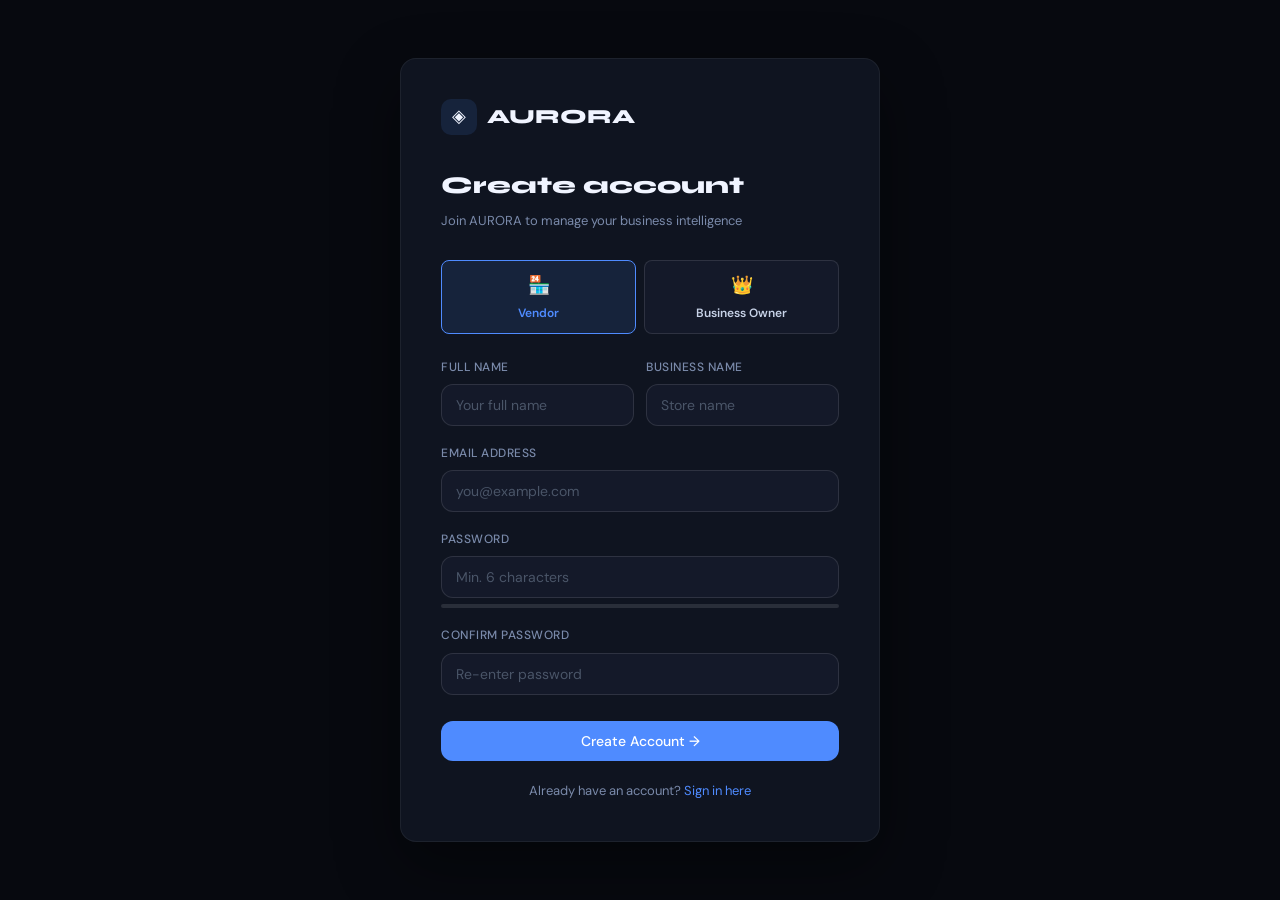
<file: register.html>
<!DOCTYPE html>
<html lang="en">
<head>
  <meta charset="UTF-8"/>
  <meta name="viewport" content="width=device-width, initial-scale=1.0"/>
  <title>Register — AURORA</title>
  <link rel="stylesheet" href="css/style.css"/>
  <style>
    .auth-wrap{min-height:100vh;display:flex;align-items:center;justify-content:center;padding:24px}
    .auth-card{background:var(--surface);border:1px solid var(--border);border-radius:var(--r-lg);padding:40px;width:100%;max-width:480px;box-shadow:0 24px 64px rgba(0,0,0,0.4)}
    .auth-logo{display:flex;align-items:center;gap:10px;margin-bottom:32px}
    .auth-logo-icon{width:36px;height:36px;background:var(--blue-dim);border-radius:10px;display:flex;align-items:center;justify-content:center;font-size:18px}
    .auth-logo-text{font-family:var(--font-head);font-size:20px;font-weight:800}
    .auth-title{font-family:var(--font-head);font-size:24px;font-weight:800;margin-bottom:6px}
    .auth-sub{font-size:13px;color:var(--muted);margin-bottom:28px}
    .role-tabs{display:grid;grid-template-columns:1fr 1fr;gap:8px;margin-bottom:24px}
    .role-tab{padding:10px;border-radius:var(--r-sm);border:1px solid var(--border2);background:var(--surface2);cursor:pointer;text-align:center;transition:all var(--t-fast)}
    .role-tab.active{background:var(--blue-dim);border-color:var(--blue)}
    .role-tab-icon{font-size:18px;margin-bottom:4px}
    .role-tab-label{font-size:12px;font-weight:600;color:var(--text2)}
    .role-tab.active .role-tab-label{color:var(--blue)}
    .error-msg{background:rgba(239,68,68,0.1);border:1px solid rgba(239,68,68,0.3);border-radius:var(--r-sm);padding:10px 14px;font-size:13px;color:var(--red);margin-bottom:16px;display:none}
    .field-error{font-size:11px;color:var(--red);margin-top:4px;display:none}
    .form-control.invalid{border-color:var(--red)!important}
    .strength-bar{height:4px;border-radius:2px;background:var(--border2);margin-top:6px;overflow:hidden}
    .strength-fill{height:100%;border-radius:2px;transition:width 0.3s,background 0.3s}
    .form-row{display:grid;grid-template-columns:1fr 1fr;gap:12px}
  </style>
</head>
<body>
<div class="auth-wrap">
  <div class="auth-card">
    <div class="auth-logo">
      <div class="auth-logo-icon">◈</div>
      <div class="auth-logo-text">AURORA</div>
    </div>
    <div class="auth-title">Create account</div>
    <div class="auth-sub">Join AURORA to manage your business intelligence</div>

    <div class="role-tabs">
      <div class="role-tab active" onclick="setRole('vendor',this)">
        <div class="role-tab-icon">🏪</div>
        <div class="role-tab-label">Vendor</div>
      </div>
      <div class="role-tab" onclick="setRole('owner',this)">
        <div class="role-tab-icon">👑</div>
        <div class="role-tab-label">Business Owner</div>
      </div>
    </div>

    <div class="error-msg" id="errorMsg"></div>

    <form id="registerForm" novalidate>
      <input type="hidden" name="role" id="roleInput" value="vendor"/>
      <div class="form-row">
        <div class="form-group">
          <label class="form-label">Full Name</label>
          <input type="text" class="form-control" id="name" name="name" placeholder="Your full name"/>
          <div class="field-error" id="nameError">Name is required.</div>
        </div>
        <div class="form-group">
          <label class="form-label">Business Name</label>
          <input type="text" class="form-control" id="business_name" name="business_name" placeholder="Store name"/>
          <div class="field-error" id="businessError">Business name is required.</div>
        </div>
      </div>
      <div class="form-group">
        <label class="form-label">Email Address</label>
        <input type="email" class="form-control" id="email" name="email" placeholder="you@example.com"/>
        <div class="field-error" id="emailError">Please enter a valid email.</div>
      </div>
      <div class="form-group">
        <label class="form-label">Password</label>
        <input type="password" class="form-control" id="password" name="password" placeholder="Min. 6 characters" oninput="checkStrength(this.value)"/>
        <div class="strength-bar"><div class="strength-fill" id="strengthFill" style="width:0%"></div></div>
        <div class="field-error" id="passwordError">Password must be at least 6 characters.</div>
      </div>
      <div class="form-group">
        <label class="form-label">Confirm Password</label>
        <input type="password" class="form-control" id="confirm" placeholder="Re-enter password"/>
        <div class="field-error" id="confirmError">Passwords do not match.</div>
      </div>
      <button type="submit" class="btn btn-primary" style="width:100%;margin-top:8px" id="submitBtn">Create Account →</button>
    </form>

    <div style="text-align:center;margin-top:20px;font-size:13px;color:var(--muted)">
      Already have an account? <a href="login.html" style="color:var(--blue)">Sign in here</a>
    </div>
  </div>
</div>
<script>
let selectedRole='vendor';
function setRole(role,el){
  selectedRole=role;
  document.getElementById('roleInput').value=role;
  document.querySelectorAll('.role-tab').forEach(t=>t.classList.remove('active'));
  el.classList.add('active');
}

function checkStrength(val){
  const fill=document.getElementById('strengthFill');
  if(val.length===0){fill.style.width='0%';return;}
  let score=0;
  if(val.length>=6)score++;
  if(val.length>=10)score++;
  if(/[A-Z]/.test(val))score++;
  if(/[0-9]/.test(val))score++;
  if(/[^A-Za-z0-9]/.test(val))score++;
  const pct=[0,20,40,60,80,100][score];
  const color=score<=1?'var(--red)':score<=2?'var(--amber)':score<=3?'var(--blue)':'var(--green)';
  fill.style.width=pct+'%'; fill.style.background=color;
}

const params=new URLSearchParams(window.location.search);
if(params.get('error')==='email_exists'){
  const el=document.getElementById('errorMsg');
  el.textContent='An account with this email already exists.';
  el.style.display='block';
}

document.getElementById('registerForm').addEventListener('submit',function(e){
  e.preventDefault();
  let valid=true;
  ['name','business_name','email','password'].forEach(id=>{
    document.getElementById(id).classList.remove('invalid');
    document.getElementById(id.replace('business_name','business')+'Error')&&(document.getElementById(id.replace('business_name','business')+'Error').style.display='none');
  });
  document.getElementById('errorMsg').style.display='none';

  const name=document.getElementById('name').value.trim();
  const biz=document.getElementById('business_name').value.trim();
  const email=document.getElementById('email').value.trim();
  const pass=document.getElementById('password').value;
  const conf=document.getElementById('confirm').value;
  const emailRegex=/^[^\s@]+@[^\s@]+\.[^\s@]+$/;

  if(!name){document.getElementById('name').classList.add('invalid');document.getElementById('nameError').style.display='block';valid=false;}
  if(!biz){document.getElementById('business_name').classList.add('invalid');document.getElementById('businessError').style.display='block';valid=false;}
  if(!email||!emailRegex.test(email)){document.getElementById('email').classList.add('invalid');document.getElementById('emailError').style.display='block';valid=false;}
  if(!pass||pass.length<6){document.getElementById('password').classList.add('invalid');document.getElementById('passwordError').style.display='block';valid=false;}
  if(pass!==conf){document.getElementById('confirm').classList.add('invalid');document.getElementById('confirmError').style.display='block';valid=false;}

  if(!valid)return;

  const btn=document.getElementById('submitBtn');
  btn.textContent='Creating account...';btn.disabled=true;
  this.action='php/register.php';this.method='POST';
  this.removeEventListener('submit',arguments.callee);
  this.submit();
});
</script>
</body>
</html>
</file>
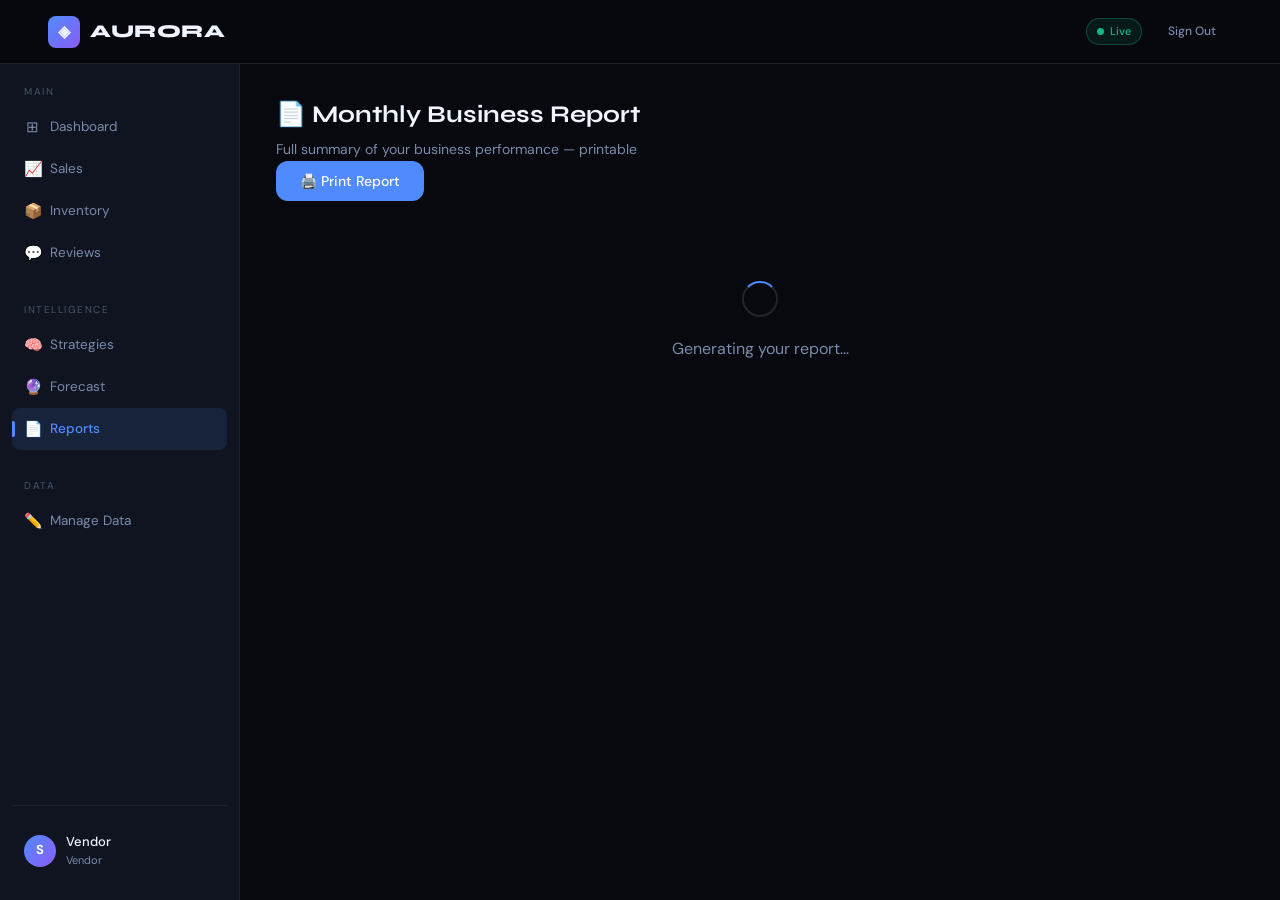
<file: reports.html>
<!DOCTYPE html>
<html lang="en">
<head>
  <meta charset="UTF-8"/>
  <meta name="viewport" content="width=device-width, initial-scale=1.0"/>
  <title>Reports — AURORA</title>
  <link rel="stylesheet" href="css/style.css"/>
  <style>
    @media print {
      .navbar,.sidebar,.page-header,.no-print{display:none!important}
      .layout{display:block!important}
      .main-content{margin:0!important;padding:16px!important;max-width:100%!important}
      .card{break-inside:avoid;border:1px solid #ccc!important;background:#fff!important;color:#000!important}
      body{background:#fff!important;color:#000!important}
      .stat-card{background:#f5f5f5!important;color:#000!important}
      .stat-value,.card-title{color:#000!important}
      .stat-label,.card-subtitle,.text-muted{color:#555!important}
      .badge{border:1px solid #ccc!important;background:#eee!important;color:#333!important}
      td,th{color:#000!important;border-color:#ddd!important}
      .print-header{display:block!important}
    }
    .print-header{display:none;margin-bottom:24px;padding-bottom:16px;border-bottom:2px solid #000}
    .print-title{font-size:22px;font-weight:800;margin-bottom:4px}
    .print-sub{font-size:13px;color:#555}
    .report-grid{display:grid;grid-template-columns:1fr 1fr;gap:20px;margin-bottom:20px}
    .kpi-row{display:grid;grid-template-columns:repeat(4,1fr);gap:12px;margin-bottom:20px}
    .kpi-box{background:var(--surface2);border:1px solid var(--border);border-radius:var(--r-md);padding:16px;text-align:center}
    .kpi-val{font-family:var(--font-head);font-size:20px;font-weight:800;color:var(--text);margin-bottom:4px}
    .kpi-label{font-size:11px;color:var(--muted)}
    .cat-row{display:flex;justify-content:space-between;align-items:center;padding:9px 0;border-bottom:1px solid var(--border)}
    .cat-row:last-child{border-bottom:none}
    @media(max-width:900px){.report-grid{grid-template-columns:1fr}.kpi-row{grid-template-columns:1fr 1fr}}
  </style>
</head>
<body>
<nav class="navbar scrolled no-print">
  <a href="index.html" class="nav-brand"><div class="nav-brand-icon">◈</div>AURORA</a>
  <div class="nav-actions"><a href="php/logout.php" class="btn btn-ghost btn-sm">Sign Out</a></div>
</nav>
<div class="layout">
  <aside class="sidebar no-print">
    <div class="sidebar-section">
      <div class="sidebar-label">Main</div>
      <a href="dashboard.html" class="sidebar-item"><span class="sidebar-icon">⊞</span> Dashboard</a>
      <a href="sales.html" class="sidebar-item"><span class="sidebar-icon">📈</span> Sales</a>
      <a href="inventory.html" class="sidebar-item"><span class="sidebar-icon">📦</span> Inventory</a>
      <a href="reviews.html" class="sidebar-item"><span class="sidebar-icon">💬</span> Reviews</a>
    </div>
    <div class="sidebar-section">
      <div class="sidebar-label">Intelligence</div>
      <a href="strategies.html" class="sidebar-item"><span class="sidebar-icon">🧠</span> Strategies</a>
      <a href="forecast.html" class="sidebar-item"><span class="sidebar-icon">🔮</span> Forecast</a>
      <a href="reports.html" class="sidebar-item active"><span class="sidebar-icon">📄</span> Reports</a>
    </div>
    <div class="sidebar-section">
      <div class="sidebar-label">Data</div>
      <a href="manage.html" class="sidebar-item"><span class="sidebar-icon">✏️</span> Manage Data</a>
    </div>
    <div class="sidebar-footer">
      <div class="sidebar-user">
        <div class="user-avatar">S</div>
        <div class="user-info">
          <div class="user-name" id="sidebarName">Vendor</div>
          <div class="user-role">Vendor</div>
        </div>
      </div>
    </div>
  </aside>

  <main class="main-content" id="reportContent">
    <!-- PRINT HEADER (visible only when printing) -->
    <div class="print-header">
      <div class="print-title">AURORA Business Report</div>
      <div class="print-sub" id="printMeta">—</div>
    </div>

    <div class="page-header no-print">
      <div>
        <div class="page-title">📄 Monthly Business Report</div>
        <div class="page-subtitle">Full summary of your business performance — printable</div>
      </div>
      <button class="btn btn-primary" onclick="window.print()">🖨️ Print Report</button>
    </div>

    <!-- LOADING STATE -->
    <div id="loadingState" style="text-align:center;padding:48px">
      <div class="spinner" style="margin:0 auto 12px;width:36px;height:36px"></div>
      <div class="text-muted">Generating your report...</div>
    </div>

    <!-- REPORT BODY (hidden until data loads) -->
    <div id="reportBody" style="display:none">

      <!-- KPI ROW -->
      <div class="kpi-row">
        <div class="kpi-box"><div class="kpi-val" id="rRevenue">—</div><div class="kpi-label">Total Revenue</div></div>
        <div class="kpi-box"><div class="kpi-val" id="rUnits">—</div><div class="kpi-label">Units Sold</div></div>
        <div class="kpi-box"><div class="kpi-val" id="rSentiment">—</div><div class="kpi-label">Avg Sentiment</div></div>
        <div class="kpi-box"><div class="kpi-val" id="rStock">—</div><div class="kpi-label">Total Stock</div></div>
      </div>

      <!-- PERFORMANCE SUMMARY -->
      <div class="card" style="margin-bottom:20px">
        <div class="card-header">
          <div class="card-title">Performance Summary</div>
          <div class="card-subtitle" id="reportMonth">—</div>
        </div>
        <div style="display:grid;grid-template-columns:repeat(3,1fr);gap:16px;margin-top:16px" id="perfSummary"></div>
      </div>

      <!-- TOP PRODUCTS + CATEGORIES -->
      <div class="report-grid">
        <div class="card">
          <div class="card-header"><div class="card-title">Top 10 Products by Revenue</div></div>
          <div class="table-wrap" style="margin-top:12px">
            <table class="data-table">
              <thead><tr><th>#</th><th>Product</th><th>Revenue</th><th>Units</th><th>Achievement</th></tr></thead>
              <tbody id="topProductsBody"></tbody>
            </table>
          </div>
        </div>
        <div class="card">
          <div class="card-header"><div class="card-title">Revenue by Category</div></div>
          <div id="categoryBreakdown" style="margin-top:12px"></div>

          <div class="card-header" style="margin-top:20px;padding-top:16px;border-top:1px solid var(--border)">
            <div class="card-title">Inventory Health</div>
          </div>
          <div id="inventorySummary" style="margin-top:12px"></div>

          <div class="card-header" style="margin-top:20px;padding-top:16px;border-top:1px solid var(--border)">
            <div class="card-title">Review Sentiment</div>
          </div>
          <div id="sentimentSummary" style="margin-top:12px"></div>
        </div>
      </div>

      <!-- MONTHLY HISTORY -->
      <div class="card" style="margin-bottom:20px">
        <div class="card-header"><div class="card-title">Monthly Revenue History</div><div class="card-subtitle">Last 6 months</div></div>
        <div class="table-wrap" style="margin-top:12px">
          <table class="data-table">
            <thead><tr><th>Month</th><th>Revenue</th><th>Units Sold</th><th>vs Previous</th></tr></thead>
            <tbody id="monthlyBody"></tbody>
          </table>
        </div>
      </div>

      <!-- FOOTER -->
      <div style="text-align:center;padding:24px 0;color:var(--muted);font-size:12px;border-top:1px solid var(--border)">
        Generated by AURORA Platform · <span id="reportDate">—</span> · Autonomous Unified Retail Operations &amp; Revenue Analytics
      </div>
    </div>
  </main>
</div>

<script src="js/main.js"></script>
<script>
document.addEventListener('DOMContentLoaded', () => {
  fetch('php/get_report.php', { credentials:'same-origin' })
    .then(r => r.json())
    .then(data => {
      document.getElementById('loadingState').style.display = 'none';
      if (data.status !== 'success') {
        document.getElementById('reportContent').innerHTML += '<div style="text-align:center;padding:32px;color:var(--red)">Failed to generate report. Please log in again.</div>';
        return;
      }
      document.getElementById('reportBody').style.display = 'block';
      if (data.user_name) document.getElementById('sidebarName').textContent = data.user_name.split(' ')[0];

      // Print meta
      document.getElementById('printMeta').textContent = data.business_name + ' · ' + data.report_month + ' · Generated: ' + data.report_date;
      document.getElementById('reportDate').textContent = data.report_date;
      document.getElementById('reportMonth').textContent = data.report_month;

      // KPIs
      document.getElementById('rRevenue').textContent   = '₹' + Number(data.revenue).toLocaleString('en-IN');
      document.getElementById('rUnits').textContent     = Number(data.units_sold).toLocaleString();
      document.getElementById('rSentiment').textContent = data.sentiment.score + '%';
      document.getElementById('rStock').textContent     = Number(data.inventory.total_stock).toLocaleString();

      // Performance summary cards
      const changeColor = data.revenue_change >= 0 ? 'var(--green)' : 'var(--red)';
      document.getElementById('perfSummary').innerHTML = `
        <div style="background:var(--surface2);border:1px solid var(--border);border-radius:var(--r-md);padding:16px">
          <div style="font-size:11px;color:var(--muted);margin-bottom:6px">Revenue Growth</div>
          <div style="font-size:20px;font-weight:800;font-family:var(--font-head);color:${changeColor}">${data.revenue_change >= 0 ? '+' : ''}${data.revenue_change}%</div>
          <div style="font-size:11px;color:var(--muted);margin-top:4px">vs last month</div>
        </div>
        <div style="background:var(--surface2);border:1px solid var(--border);border-radius:var(--r-md);padding:16px">
          <div style="font-size:11px;color:var(--muted);margin-bottom:6px">Total Orders</div>
          <div style="font-size:20px;font-weight:800;font-family:var(--font-head)">${Number(data.orders).toLocaleString()}</div>
          <div style="font-size:11px;color:var(--muted);margin-top:4px">this month</div>
        </div>
        <div style="background:var(--surface2);border:1px solid var(--border);border-radius:var(--r-md);padding:16px">
          <div style="font-size:11px;color:var(--muted);margin-bottom:6px">Avg Order Value</div>
          <div style="font-size:20px;font-weight:800;font-family:var(--font-head)">₹${data.orders > 0 ? Math.round(data.revenue / data.orders).toLocaleString('en-IN') : 0}</div>
          <div style="font-size:11px;color:var(--muted);margin-top:4px">per transaction</div>
        </div>`;

      // Top products
      const totalRev = data.top_products.reduce((s,p) => s + parseFloat(p.revenue), 0);
      document.getElementById('topProductsBody').innerHTML = data.top_products.map((p, i) => {
        const pct = p.achievement;
        const color = pct >= 80 ? 'var(--green)' : pct >= 50 ? 'var(--amber)' : 'var(--red)';
        return `<tr>
          <td style="color:var(--muted)">${i+1}</td>
          <td class="td-main">${p.name}</td>
          <td>₹${Number(p.revenue).toLocaleString('en-IN')}</td>
          <td>${Number(p.units_sold).toLocaleString()}</td>
          <td><span style="color:${color};font-weight:600">${pct}%</span></td>
        </tr>`;
      }).join('');

      // Category breakdown
      document.getElementById('categoryBreakdown').innerHTML = data.categories.map(c => {
        const share = totalRev > 0 ? Math.round((c.revenue / totalRev) * 100) : 0;
        return `<div class="cat-row">
          <span style="font-size:13px;color:var(--text2)">${c.category}</span>
          <div style="text-align:right">
            <span style="font-size:13px;font-weight:700;font-family:var(--font-head)">₹${Number(c.revenue).toLocaleString('en-IN')}</span>
            <span style="font-size:11px;color:var(--muted);margin-left:6px">${share}%</span>
          </div>
        </div>`;
      }).join('');

      // Inventory summary
      document.getElementById('inventorySummary').innerHTML = `
        <div class="cat-row"><span style="font-size:13px;color:var(--text2)">Total Stock Units</span><span style="font-size:13px;font-weight:700">${Number(data.inventory.total_stock).toLocaleString()}</span></div>
        <div class="cat-row"><span style="font-size:13px;color:var(--text2)">Low Stock Products</span><span style="font-size:13px;font-weight:700;color:var(--amber)">${data.inventory.low_stock}</span></div>
        <div class="cat-row"><span style="font-size:13px;color:var(--text2)">Out of Stock</span><span style="font-size:13px;font-weight:700;color:var(--red)">${data.inventory.out_of_stock}</span></div>`;

      // Sentiment summary
      document.getElementById('sentimentSummary').innerHTML = `
        <div class="cat-row"><span style="font-size:13px;color:var(--text2)">Overall Score</span><span style="font-size:13px;font-weight:700;color:${data.sentiment.score>=60?'var(--green)':'var(--red)'}">${data.sentiment.score}%</span></div>
        <div class="cat-row"><span style="font-size:13px;color:var(--text2)">Positive Reviews</span><span style="font-size:13px;font-weight:700;color:var(--green)">${data.sentiment.positive}</span></div>
        <div class="cat-row"><span style="font-size:13px;color:var(--text2)">Negative Reviews</span><span style="font-size:13px;font-weight:700;color:var(--red)">${data.sentiment.negative}</span></div>
        <div class="cat-row"><span style="font-size:13px;color:var(--text2)">Total Reviews</span><span style="font-size:13px;font-weight:700">${data.sentiment.total}</span></div>`;

      // Monthly history
      document.getElementById('monthlyBody').innerHTML = data.monthly.map((m, i, arr) => {
        const prev = arr[i-1];
        const change = prev && prev.revenue > 0
          ? Math.round(((m.revenue - prev.revenue) / prev.revenue) * 100)
          : null;
        const changeStr = change === null ? '—'
          : `<span style="color:${change>=0?'var(--green)':'var(--red)'}">${change>=0?'+':''}${change}%</span>`;
        return `<tr>
          <td class="td-main">${m.label}</td>
          <td>₹${Number(m.revenue).toLocaleString('en-IN')}</td>
          <td>${Number(m.units).toLocaleString()}</td>
          <td>${changeStr}</td>
        </tr>`;
      }).join('');
    });
});
</script>
</body>
</html>
</file>
<file: css/style.css>
/* ============================================================
   AURORA — Global Design System
   Dark Luxury · Minimal · Market-Ready
   ============================================================ */

   @import url('https://fonts.googleapis.com/css2?family=Syne:wght@400;500;600;700;800&family=DM+Sans:ital,opsz,wght@0,9..40,300;0,9..40,400;0,9..40,500;1,9..40,300&display=swap');

   :root {
     /* Colors */
     --bg:          #07090f;
     --bg2:         #0b0e17;
     --surface:     #0f1420;
     --surface2:    #141929;
     --surface3:    #1a2035;
     --border:      rgba(255,255,255,0.06);
     --border2:     rgba(255,255,255,0.11);
     --border3:     rgba(255,255,255,0.18);
   
     --blue:        #4f8bff;
     --blue-dark:   #2563eb;
     --blue-dim:    rgba(79,139,255,0.12);
     --blue-glow:   rgba(79,139,255,0.25);
     --violet:      #8b5cf6;
     --violet-dim:  rgba(139,92,246,0.12);
     --cyan:        #22d3ee;
     --cyan-dim:    rgba(34,211,238,0.1);
     --green:       #10b981;
     --green-dim:   rgba(16,185,129,0.12);
     --amber:       #f59e0b;
     --amber-dim:   rgba(245,158,11,0.12);
     --red:         #ef4444;
     --red-dim:     rgba(239,68,68,0.12);
   
     --text:        #f0f4ff;
     --text2:       #c8d3e8;
     --muted:       #7a8aaa;
     --dim:         #4a5568;
   
     /* Typography */
     --font-head:   'Syne', sans-serif;
     --font-body:   'DM Sans', sans-serif;
   
     /* Spacing */
     --r-sm:   8px;
     --r:      12px;
     --r-lg:   16px;
     --r-xl:   24px;
   
     /* Shadows */
     --shadow-sm:  0 2px 8px rgba(0,0,0,0.3);
     --shadow:     0 4px 24px rgba(0,0,0,0.4);
     --shadow-lg:  0 8px 48px rgba(0,0,0,0.6);
     --shadow-glow: 0 0 40px rgba(79,139,255,0.15);
   
     /* Transitions */
     --t-fast: 0.15s ease;
     --t:      0.25s ease;
     --t-slow: 0.4s ease;
   }
   
   /* ---- RESET ---- */
   *, *::before, *::after {
     box-sizing: border-box;
     margin: 0;
     padding: 0;
   }
   html { scroll-behavior: smooth; font-size: 16px; }
   body {
     font-family: var(--font-body);
     background: var(--bg);
     color: var(--text);
     line-height: 1.6;
     overflow-x: hidden;
     -webkit-font-smoothing: antialiased;
   }
   a { text-decoration: none; color: inherit; }
   ul, ol { list-style: none; }
   img { max-width: 100%; display: block; }
   button { cursor: pointer; font-family: inherit; border: none; background: none; }
   input, select, textarea { font-family: inherit; }
   
   /* ---- SCROLLBAR ---- */
   ::-webkit-scrollbar { width: 6px; }
   ::-webkit-scrollbar-track { background: var(--bg); }
   ::-webkit-scrollbar-thumb { background: var(--surface3); border-radius: 3px; }
   ::-webkit-scrollbar-thumb:hover { background: var(--dim); }
   
   /* ---- SELECTION ---- */
   ::selection { background: var(--blue-dim); color: var(--blue); }
   
   /* ==========================
      BUTTONS
   ========================== */
   .btn {
     display: inline-flex;
     align-items: center;
     justify-content: center;
     gap: 8px;
     padding: 11px 24px;
     border-radius: var(--r);
     font-family: var(--font-body);
     font-size: 14px;
     font-weight: 500;
     cursor: pointer;
     border: none;
     transition: all var(--t);
     position: relative;
     overflow: hidden;
     white-space: nowrap;
   }
   .btn::after {
     content: '';
     position: absolute;
     inset: 0;
     background: rgba(255,255,255,0);
     transition: background var(--t-fast);
   }
   .btn:hover::after { background: rgba(255,255,255,0.05); }
   .btn:active { transform: scale(0.98); }
   
   .btn-primary {
     background: var(--blue);
     color: #fff;
     box-shadow: 0 0 0 0 var(--blue-glow);
   }
   .btn-primary:hover {
     background: var(--blue-dark);
     box-shadow: 0 4px 20px var(--blue-glow);
     transform: translateY(-1px);
   }
   
   .btn-outline {
     background: transparent;
     color: var(--text2);
     border: 1px solid var(--border2);
   }
   .btn-outline:hover {
     border-color: var(--blue);
     color: var(--blue);
     background: var(--blue-dim);
   }
   
   .btn-ghost {
     background: transparent;
     color: var(--muted);
   }
   .btn-ghost:hover { color: var(--text); background: var(--surface2); }
   
   .btn-danger { background: var(--red); color: #fff; }
   .btn-danger:hover { background: #dc2626; box-shadow: 0 4px 16px rgba(239,68,68,0.3); }
   
   .btn-success { background: var(--green); color: #fff; }
   .btn-success:hover { background: #059669; box-shadow: 0 4px 16px rgba(16,185,129,0.3); }
   
   .btn-sm { padding: 7px 16px; font-size: 12px; border-radius: var(--r-sm); }
   .btn-lg { padding: 14px 32px; font-size: 15px; border-radius: var(--r-lg); }
   .btn-xl { padding: 16px 40px; font-size: 16px; border-radius: var(--r-xl); font-weight: 600; }
   .btn-icon { padding: 9px; border-radius: var(--r-sm); }
   .btn-full { width: 100%; }
   
   /* ==========================
      NAVBAR
   ========================== */
   .navbar {
     position: fixed;
     top: 0; left: 0; right: 0;
     z-index: 200;
     display: flex;
     align-items: center;
     justify-content: space-between;
     padding: 0 48px;
     height: 64px;
     background: rgba(7,9,15,0.85);
     backdrop-filter: blur(20px);
     -webkit-backdrop-filter: blur(20px);
     border-bottom: 1px solid var(--border);
     transition: background var(--t);
   }
   .navbar.scrolled {
     background: rgba(7,9,15,0.97);
     border-bottom-color: var(--border2);
   }
   
   .nav-brand {
     display: flex;
     align-items: center;
     gap: 10px;
     font-family: var(--font-head);
     font-size: 18px;
     font-weight: 800;
     letter-spacing: 0.5px;
     color: var(--text);
   }
   .nav-brand-icon {
     width: 32px; height: 32px;
     background: linear-gradient(135deg, var(--blue), var(--violet));
     border-radius: 8px;
     display: flex; align-items: center; justify-content: center;
     font-size: 16px;
     flex-shrink: 0;
   }
   
   .nav-links {
     display: flex;
     align-items: center;
     gap: 6px;
   }
   .nav-links a {
     padding: 7px 14px;
     border-radius: var(--r-sm);
     font-size: 14px;
     color: var(--muted);
     transition: all var(--t-fast);
   }
   .nav-links a:hover { color: var(--text); background: var(--surface2); }
   .nav-links a.active { color: var(--text); background: var(--surface2); }
   
   .nav-actions {
     display: flex;
     align-items: center;
     gap: 10px;
   }
   
   /* ==========================
      SIDEBAR (Dashboard)
   ========================== */
   .layout {
     display: flex;
     min-height: 100vh;
     padding-top: 64px;
   }
   
   .sidebar {
     width: 240px;
     flex-shrink: 0;
     background: var(--surface);
     border-right: 1px solid var(--border);
     position: fixed;
     top: 64px; left: 0; bottom: 0;
     overflow-y: auto;
     z-index: 100;
     display: flex;
     flex-direction: column;
     padding: 20px 12px;
     transition: transform var(--t);
   }
   
   .sidebar-section { margin-bottom: 28px; }
   .sidebar-label {
     font-size: 10px;
     text-transform: uppercase;
     letter-spacing: 1.5px;
     color: var(--dim);
     padding: 0 12px;
     margin-bottom: 6px;
   }
   
   .sidebar-item {
     display: flex;
     align-items: center;
     gap: 10px;
     padding: 9px 12px;
     border-radius: var(--r-sm);
     font-size: 13.5px;
     color: var(--muted);
     transition: all var(--t-fast);
     cursor: pointer;
     position: relative;
   }
   .sidebar-item:hover {
     color: var(--text);
     background: var(--surface2);
   }
   .sidebar-item.active {
     color: var(--blue);
     background: var(--blue-dim);
     font-weight: 500;
   }
   .sidebar-item.active::before {
     content: '';
     position: absolute;
     left: 0; top: 50%;
     transform: translateY(-50%);
     width: 3px; height: 16px;
     background: var(--blue);
     border-radius: 0 2px 2px 0;
   }
   .sidebar-icon { width: 16px; flex-shrink: 0; text-align: center; font-size: 15px; }
   .sidebar-badge {
     margin-left: auto;
     font-size: 10px;
     padding: 2px 7px;
     border-radius: 10px;
     background: var(--red-dim);
     color: var(--red);
     font-weight: 600;
   }
   
   .sidebar-footer {
     margin-top: auto;
     padding-top: 16px;
     border-top: 1px solid var(--border);
   }
   .sidebar-user {
     display: flex;
     align-items: center;
     gap: 10px;
     padding: 10px 12px;
     border-radius: var(--r-sm);
     cursor: pointer;
     transition: background var(--t-fast);
   }
   .sidebar-user:hover { background: var(--surface2); }
   .user-avatar {
     width: 32px; height: 32px;
     border-radius: 50%;
     background: linear-gradient(135deg, var(--blue), var(--violet));
     display: flex; align-items: center; justify-content: center;
     font-size: 13px; font-weight: 700; color: #fff;
     flex-shrink: 0;
   }
   .user-info { flex: 1; min-width: 0; }
   .user-name { font-size: 13px; font-weight: 500; color: var(--text); white-space: nowrap; overflow: hidden; text-overflow: ellipsis; }
   .user-role { font-size: 11px; color: var(--muted); }
   
   /* ==========================
      MAIN CONTENT AREA
   ========================== */
   .main-content {
     flex: 1;
     margin-left: 240px;
     min-height: calc(100vh - 64px);
     padding: 32px 36px;
   }
   
   .page-header {
     margin-bottom: 32px;
   }
   .page-title {
     font-family: var(--font-head);
     font-size: 24px;
     font-weight: 700;
     color: var(--text);
     margin-bottom: 4px;
   }
   .page-subtitle { font-size: 14px; color: var(--muted); }
   
   /* ==========================
      CARDS & SURFACES
   ========================== */
   .card {
     background: var(--surface);
     border: 1px solid var(--border);
     border-radius: var(--r-xl);
     padding: 24px;
     transition: border-color var(--t), box-shadow var(--t);
   }
   .card:hover { border-color: var(--border2); }
   .card-sm { padding: 18px; border-radius: var(--r-lg); }
   .card-flush { padding: 0; overflow: hidden; }
   
   .card-header {
     display: flex;
     align-items: center;
     justify-content: space-between;
     margin-bottom: 20px;
   }
   .card-title {
     font-family: var(--font-head);
     font-size: 14px;
     font-weight: 600;
     color: var(--text);
   }
   .card-subtitle { font-size: 12px; color: var(--muted); margin-top: 2px; }
   
   /* ==========================
      STAT CARDS
   ========================== */
   .stat-grid {
     display: grid;
     grid-template-columns: repeat(4, 1fr);
     gap: 16px;
     margin-bottom: 28px;
   }
   .stat-card {
     background: var(--surface);
     border: 1px solid var(--border);
     border-radius: var(--r-xl);
     padding: 22px 24px;
     position: relative;
     overflow: hidden;
     transition: all var(--t);
   }
   .stat-card:hover {
     border-color: var(--border2);
     transform: translateY(-2px);
     box-shadow: var(--shadow);
   }
   .stat-card::before {
     content: '';
     position: absolute;
     top: 0; right: 0;
     width: 80px; height: 80px;
     border-radius: 50%;
     filter: blur(30px);
     opacity: 0.5;
   }
   .stat-card.blue::before  { background: var(--blue); }
   .stat-card.green::before { background: var(--green); }
   .stat-card.amber::before { background: var(--amber); }
   .stat-card.violet::before { background: var(--violet); }
   
   .stat-icon {
     width: 36px; height: 36px;
     border-radius: var(--r-sm);
     display: flex; align-items: center; justify-content: center;
     font-size: 16px;
     margin-bottom: 14px;
   }
   .stat-card.blue  .stat-icon { background: var(--blue-dim);   color: var(--blue); }
   .stat-card.green .stat-icon { background: var(--green-dim);  color: var(--green); }
   .stat-card.amber .stat-icon { background: var(--amber-dim);  color: var(--amber); }
   .stat-card.violet .stat-icon { background: var(--violet-dim); color: var(--violet); }
   
   .stat-value {
     font-family: var(--font-head);
     font-size: 26px;
     font-weight: 700;
     color: var(--text);
     line-height: 1;
     margin-bottom: 6px;
   }
   .stat-label { font-size: 12px; color: var(--muted); margin-bottom: 10px; }
   .stat-change {
     display: inline-flex;
     align-items: center;
     gap: 4px;
     font-size: 11px;
     padding: 3px 8px;
     border-radius: 20px;
     font-weight: 500;
   }
   .stat-change.up   { background: var(--green-dim); color: var(--green); }
   .stat-change.down { background: var(--red-dim);   color: var(--red); }
   .stat-change.neutral { background: var(--surface3); color: var(--muted); }
   
   /* ==========================
      TABLES
   ========================== */
   .table-wrap {
     width: 100%;
     overflow-x: auto;
     border-radius: var(--r-xl);
     border: 1px solid var(--border);
   }
   .data-table {
     width: 100%;
     border-collapse: collapse;
     font-size: 13.5px;
   }
   .data-table thead th {
     background: var(--surface2);
     padding: 12px 16px;
     text-align: left;
     font-size: 11px;
     font-weight: 600;
     text-transform: uppercase;
     letter-spacing: 0.8px;
     color: var(--muted);
     border-bottom: 1px solid var(--border);
     white-space: nowrap;
   }
   .data-table tbody tr {
     border-bottom: 1px solid var(--border);
     transition: background var(--t-fast);
   }
   .data-table tbody tr:last-child { border-bottom: none; }
   .data-table tbody tr:hover { background: var(--surface2); }
   .data-table tbody td {
     padding: 13px 16px;
     color: var(--text2);
     vertical-align: middle;
   }
   .td-main { color: var(--text) !important; font-weight: 500; }
   
   /* ==========================
      BADGES
   ========================== */
   .badge {
     display: inline-flex;
     align-items: center;
     gap: 5px;
     padding: 3px 10px;
     border-radius: 20px;
     font-size: 11px;
     font-weight: 500;
     border: 1px solid;
   }
   .badge-blue   { background: var(--blue-dim);   color: var(--blue);   border-color: rgba(79,139,255,0.2); }
   .badge-green  { background: var(--green-dim);  color: var(--green);  border-color: rgba(16,185,129,0.2); }
   .badge-amber  { background: var(--amber-dim);  color: var(--amber);  border-color: rgba(245,158,11,0.2); }
   .badge-red    { background: var(--red-dim);    color: var(--red);    border-color: rgba(239,68,68,0.2); }
   .badge-violet { background: var(--violet-dim); color: var(--violet); border-color: rgba(139,92,246,0.2); }
   .badge-cyan   { background: var(--cyan-dim);   color: var(--cyan);   border-color: rgba(34,211,238,0.2); }
   .badge-muted  { background: var(--surface3);   color: var(--muted);  border-color: var(--border2); }
   
   /* ==========================
      FORMS
   ========================== */
   .form-group { margin-bottom: 18px; }
   .form-row {
     display: grid;
     grid-template-columns: 1fr 1fr;
     gap: 16px;
   }
   label {
     display: block;
     font-size: 12px;
     font-weight: 500;
     color: var(--muted);
     margin-bottom: 7px;
     text-transform: uppercase;
     letter-spacing: 0.5px;
   }
   .form-control {
     width: 100%;
     padding: 11px 14px;
     background: var(--surface2);
     border: 1px solid var(--border2);
     border-radius: var(--r);
     color: var(--text);
     font-size: 14px;
     font-family: var(--font-body);
     transition: border-color var(--t-fast), box-shadow var(--t-fast);
     outline: none;
     -webkit-appearance: none;
   }
   .form-control:focus {
     border-color: var(--blue);
     box-shadow: 0 0 0 3px var(--blue-dim);
   }
   .form-control::placeholder { color: var(--dim); }
   .form-control.error { border-color: var(--red); }
   select.form-control {
     cursor: pointer;
     background-image: url("data:image/svg+xml,%3Csvg xmlns='http://www.w3.org/2000/svg' width='10' height='6' fill='none'%3E%3Cpath d='M1 1l4 4 4-4' stroke='%234a5568' stroke-width='1.5' stroke-linecap='round' stroke-linejoin='round'/%3E%3C/svg%3E");
     background-repeat: no-repeat;
     background-position: right 14px center;
     padding-right: 36px;
   }
   select.form-control option { background: var(--surface); color: var(--text); }
   .form-hint { font-size: 11px; color: var(--muted); margin-top: 5px; }
   .form-error { font-size: 11px; color: var(--red); margin-top: 5px; display: none; }
   .form-error.show { display: block; }
   
   /* ==========================
      ALERTS
   ========================== */
   .alert {
     padding: 12px 16px;
     border-radius: var(--r);
     font-size: 13px;
     margin-bottom: 16px;
     border: 1px solid;
     display: flex;
     align-items: flex-start;
     gap: 10px;
     animation: slideDown 0.3s ease;
   }
   .alert-icon { flex-shrink: 0; font-size: 14px; }
   .alert-error  { background: var(--red-dim);   border-color: rgba(239,68,68,0.2);   color: #fca5a5; }
   .alert-success { background: var(--green-dim); border-color: rgba(16,185,129,0.2); color: #6ee7b7; }
   .alert-warning { background: var(--amber-dim); border-color: rgba(245,158,11,0.2); color: #fcd34d; }
   .alert-info   { background: var(--blue-dim);   border-color: rgba(79,139,255,0.2); color: #93c5fd; }
   .alert { display: none; }
   .alert.show { display: flex; }
   
   /* ==========================
      PROGRESS BARS
   ========================== */
   .progress-wrap { margin-bottom: 12px; }
   .progress-header {
     display: flex; justify-content: space-between;
     font-size: 12px; margin-bottom: 6px;
   }
   .progress-label { color: var(--text2); }
   .progress-value { color: var(--muted); }
   .progress-bar {
     height: 5px;
     background: var(--surface3);
     border-radius: 10px;
     overflow: hidden;
   }
   .progress-fill {
     height: 100%;
     border-radius: 10px;
     transition: width 1s ease;
   }
   .progress-fill.blue   { background: linear-gradient(90deg, var(--blue-dark), var(--blue)); }
   .progress-fill.green  { background: linear-gradient(90deg, #059669, var(--green)); }
   .progress-fill.amber  { background: linear-gradient(90deg, #d97706, var(--amber)); }
   .progress-fill.red    { background: linear-gradient(90deg, #dc2626, var(--red)); }
   .progress-fill.violet { background: linear-gradient(90deg, #7c3aed, var(--violet)); }
   
   /* ==========================
      AUTH PAGES
   ========================== */
   .auth-bg {
     min-height: 100vh;
     display: flex;
     align-items: center;
     justify-content: center;
     padding: 24px;
     background: var(--bg);
     position: relative;
     overflow: hidden;
   }
   .auth-bg::before {
     content: '';
     position: absolute;
     top: -20%;
     left: 50%;
     transform: translateX(-50%);
     width: 600px; height: 600px;
     background: radial-gradient(circle, rgba(79,139,255,0.07) 0%, transparent 70%);
     pointer-events: none;
   }
   .auth-bg::after {
     content: '';
     position: absolute;
     bottom: -20%;
     right: 0;
     width: 400px; height: 400px;
     background: radial-gradient(circle, rgba(139,92,246,0.06) 0%, transparent 70%);
     pointer-events: none;
   }
   
   .auth-container {
     display: grid;
     grid-template-columns: 1fr 1fr;
     max-width: 960px;
     width: 100%;
     background: var(--surface);
     border: 1px solid var(--border2);
     border-radius: 28px;
     overflow: hidden;
     box-shadow: var(--shadow-lg);
     position: relative; z-index: 1;
   }
   
   .auth-left {
     background: linear-gradient(135deg, var(--bg2) 0%, #0d1530 100%);
     padding: 52px 44px;
     display: flex;
     flex-direction: column;
     justify-content: space-between;
     position: relative;
     overflow: hidden;
   }
   .auth-left::before {
     content: '';
     position: absolute;
     top: -40px; right: -40px;
     width: 200px; height: 200px;
     background: radial-gradient(circle, rgba(79,139,255,0.1) 0%, transparent 70%);
   }
   .auth-left::after {
     content: '';
     position: absolute;
     bottom: -60px; left: -40px;
     width: 240px; height: 240px;
     background: radial-gradient(circle, rgba(139,92,246,0.08) 0%, transparent 70%);
   }
   
   .auth-brand {
     display: flex;
     align-items: center;
     gap: 12px;
     font-family: var(--font-head);
     font-size: 20px;
     font-weight: 800;
     position: relative; z-index: 1;
   }
   .auth-brand-icon {
     width: 40px; height: 40px;
     background: linear-gradient(135deg, var(--blue), var(--violet));
     border-radius: 10px;
     display: flex; align-items: center; justify-content: center;
     font-size: 18px;
   }
   
   .auth-hero { position: relative; z-index: 1; }
   .auth-hero h2 {
     font-family: var(--font-head);
     font-size: 28px;
     font-weight: 700;
     line-height: 1.25;
     color: var(--text);
     margin-bottom: 14px;
   }
   .auth-hero p { font-size: 14px; color: var(--muted); line-height: 1.7; }
   
   .auth-features { position: relative; z-index: 1; }
   .auth-feature {
     display: flex;
     align-items: center;
     gap: 12px;
     padding: 10px 0;
     border-bottom: 1px solid var(--border);
     font-size: 13px;
     color: var(--text2);
   }
   .auth-feature:last-child { border-bottom: none; }
   .auth-feature-icon {
     width: 28px; height: 28px;
     border-radius: var(--r-sm);
     display: flex; align-items: center; justify-content: center;
     font-size: 13px;
     flex-shrink: 0;
   }
   
   .auth-right {
     padding: 52px 44px;
     display: flex;
     flex-direction: column;
     justify-content: center;
   }
   .auth-form-title {
     font-family: var(--font-head);
     font-size: 22px;
     font-weight: 700;
     color: var(--text);
     margin-bottom: 6px;
   }
   .auth-form-sub {
     font-size: 13px;
     color: var(--muted);
     margin-bottom: 32px;
   }
   
   .auth-divider {
     display: flex;
     align-items: center;
     gap: 12px;
     margin: 20px 0;
     font-size: 12px;
     color: var(--dim);
   }
   .auth-divider::before, .auth-divider::after {
     content: '';
     flex: 1;
     height: 1px;
     background: var(--border);
   }
   
   .auth-footer-text {
     text-align: center;
     margin-top: 24px;
     font-size: 13px;
     color: var(--muted);
   }
   .auth-footer-text a { color: var(--blue); transition: color var(--t-fast); }
   .auth-footer-text a:hover { color: var(--text); }
   
   /* ==========================
      STRATEGY CARDS
   ========================== */
   .strategy-card {
     background: var(--surface);
     border: 1px solid var(--border);
     border-radius: var(--r-xl);
     padding: 20px 22px;
     transition: all var(--t);
     position: relative;
     overflow: hidden;
   }
   .strategy-card:hover {
     transform: translateY(-2px);
     box-shadow: var(--shadow);
   }
   .strategy-card::before {
     content: '';
     position: absolute;
     left: 0; top: 0; bottom: 0;
     width: 3px;
   }
   .strategy-card.critical::before { background: var(--red); }
   .strategy-card.medium::before   { background: var(--amber); }
   .strategy-card.low::before      { background: var(--green); }
   .strategy-card.critical { border-color: rgba(239,68,68,0.15); }
   .strategy-card.medium   { border-color: rgba(245,158,11,0.15); }
   .strategy-card.low      { border-color: rgba(16,185,129,0.15); }
   
   .strategy-header {
     display: flex;
     align-items: flex-start;
     justify-content: space-between;
     gap: 12px;
     margin-bottom: 12px;
   }
   .strategy-title { font-size: 14px; font-weight: 600; color: var(--text); }
   .strategy-product { font-size: 12px; color: var(--muted); margin-top: 2px; }
   .strategy-body { font-size: 13px; color: var(--text2); line-height: 1.7; margin-bottom: 14px; }
   .strategy-action {
     display: flex;
     align-items: center;
     gap: 8px;
     font-size: 12px;
     font-weight: 500;
     color: var(--blue);
     cursor: pointer;
     transition: gap var(--t-fast);
   }
   .strategy-action:hover { gap: 12px; }
   
   /* ==========================
      CHART CONTAINERS
   ========================== */
   .chart-container {
     position: relative;
     width: 100%;
   }
   .chart-container canvas { width: 100% !important; }
   
   /* ==========================
      LOADING STATES
   ========================== */
   .skeleton {
     background: linear-gradient(90deg, var(--surface2) 25%, var(--surface3) 50%, var(--surface2) 75%);
     background-size: 200% 100%;
     animation: skeleton-shimmer 1.5s infinite;
     border-radius: var(--r-sm);
   }
   @keyframes skeleton-shimmer {
     0% { background-position: 200% 0; }
     100% { background-position: -200% 0; }
   }
   
   .spinner {
     width: 20px; height: 20px;
     border: 2px solid var(--border2);
     border-top-color: var(--blue);
     border-radius: 50%;
     animation: spin 0.7s linear infinite;
     display: inline-block;
   }
   @keyframes spin { to { transform: rotate(360deg); } }
   
   /* ==========================
      MODAL
   ========================== */
   .modal-overlay {
     position: fixed; inset: 0;
     background: rgba(0,0,0,0.75);
     backdrop-filter: blur(4px);
     z-index: 500;
     display: flex;
     align-items: center;
     justify-content: center;
     padding: 24px;
     opacity: 0;
     pointer-events: none;
     transition: opacity var(--t);
   }
   .modal-overlay.open {
     opacity: 1;
     pointer-events: all;
   }
   .modal {
     background: var(--surface);
     border: 1px solid var(--border2);
     border-radius: var(--r-xl);
     padding: 32px;
     width: 100%;
     max-width: 480px;
     transform: scale(0.95) translateY(10px);
     transition: transform var(--t);
     box-shadow: var(--shadow-lg);
   }
   .modal-overlay.open .modal { transform: scale(1) translateY(0); }
   .modal-header {
     display: flex; justify-content: space-between; align-items: flex-start;
     margin-bottom: 20px;
   }
   .modal-title { font-family: var(--font-head); font-size: 18px; font-weight: 700; }
   .modal-close {
     width: 28px; height: 28px;
     border-radius: var(--r-sm);
     background: var(--surface2);
     display: flex; align-items: center; justify-content: center;
     cursor: pointer; font-size: 16px; color: var(--muted);
     transition: all var(--t-fast);
   }
   .modal-close:hover { background: var(--surface3); color: var(--text); }
   .modal-footer {
     display: flex; gap: 10px; justify-content: flex-end;
     margin-top: 24px; padding-top: 20px;
     border-top: 1px solid var(--border);
   }
   
   /* ==========================
      TOOLTIP
   ========================== */
   [data-tooltip] { position: relative; }
   [data-tooltip]::before {
     content: attr(data-tooltip);
     position: absolute;
     bottom: calc(100% + 8px);
     left: 50%;
     transform: translateX(-50%);
     background: var(--surface3);
     color: var(--text);
     font-size: 11px;
     padding: 5px 10px;
     border-radius: var(--r-sm);
     white-space: nowrap;
     pointer-events: none;
     opacity: 0;
     transition: opacity var(--t-fast);
     border: 1px solid var(--border2);
     z-index: 50;
   }
   [data-tooltip]:hover::before { opacity: 1; }
   
   /* ==========================
      SCROLL REVEAL ANIMATIONS
   ========================== */
   .reveal {
     opacity: 0;
     transform: translateY(24px);
     transition: opacity 0.6s ease, transform 0.6s ease;
   }
   .reveal.visible {
     opacity: 1;
     transform: translateY(0);
   }
   .reveal-delay-1 { transition-delay: 0.1s; }
   .reveal-delay-2 { transition-delay: 0.2s; }
   .reveal-delay-3 { transition-delay: 0.3s; }
   .reveal-delay-4 { transition-delay: 0.4s; }
   .reveal-delay-5 { transition-delay: 0.5s; }
   .reveal-delay-6 { transition-delay: 0.6s; }
   
   /* ==========================
      KEYFRAMES
   ========================== */
   @keyframes slideDown {
     from { opacity: 0; transform: translateY(-8px); }
     to   { opacity: 1; transform: translateY(0); }
   }
   @keyframes fadeIn {
     from { opacity: 0; }
     to   { opacity: 1; }
   }
   @keyframes float {
     0%, 100% { transform: translateY(0px); }
     50%       { transform: translateY(-12px); }
   }
   @keyframes pulse-ring {
     0%   { transform: scale(1);   opacity: 0.5; }
     100% { transform: scale(1.4); opacity: 0; }
   }
   @keyframes gradient-shift {
     0%   { background-position: 0% 50%; }
     50%  { background-position: 100% 50%; }
     100% { background-position: 0% 50%; }
   }
   
   /* ==========================
      RESPONSIVE LAYOUT
   ========================== */
   @media (max-width: 1024px) {
     .stat-grid { grid-template-columns: repeat(2, 1fr); }
     .sidebar { transform: translateX(-100%); }
     .sidebar.open { transform: translateX(0); }
     .main-content { margin-left: 0; }
   }
   @media (max-width: 768px) {
     .navbar { padding: 0 20px; }
     .auth-container { grid-template-columns: 1fr; }
     .auth-left { display: none; }
     .auth-right { padding: 36px 28px; }
     .main-content { padding: 20px 16px; }
     .form-row { grid-template-columns: 1fr; }
   }
   @media (max-width: 560px) {
     .stat-grid { grid-template-columns: 1fr; }
   }
   
   /* ==========================
      UTILITY CLASSES
   ========================== */
   .flex { display: flex; }
   .flex-col { display: flex; flex-direction: column; }
   .items-center { align-items: center; }
   .justify-between { justify-content: space-between; }
   .justify-center { justify-content: center; }
   .gap-2 { gap: 8px; }
   .gap-3 { gap: 12px; }
   .gap-4 { gap: 16px; }
   .gap-6 { gap: 24px; }
   .w-full { width: 100%; }
   .text-center { text-align: center; }
   .text-right { text-align: right; }
   .text-muted { color: var(--muted); }
   .text-dim { color: var(--dim); }
   .text-blue { color: var(--blue); }
   .text-green { color: var(--green); }
   .text-red { color: var(--red); }
   .text-amber { color: var(--amber); }
   .text-sm { font-size: 12px; }
   .text-xs { font-size: 11px; }
   .font-head { font-family: var(--font-head); }
   .font-bold { font-weight: 700; }
   .font-medium { font-weight: 500; }
   .mt-1 { margin-top: 4px; }
   .mt-2 { margin-top: 8px; }
   .mt-4 { margin-top: 16px; }
   .mt-6 { margin-top: 24px; }
   .mb-4 { margin-bottom: 16px; }
   .mb-6 { margin-bottom: 24px; }
   .mb-8 { margin-bottom: 32px; }
   .grid-2 { display: grid; grid-template-columns: 1fr 1fr; gap: 20px; }
   .grid-3 { display: grid; grid-template-columns: 1fr 1fr 1fr; gap: 20px; }
   .divider { height: 1px; background: var(--border); margin: 20px 0; }
   .truncate { white-space: nowrap; overflow: hidden; text-overflow: ellipsis; }
   .hidden { display: none !important; }
</file>
